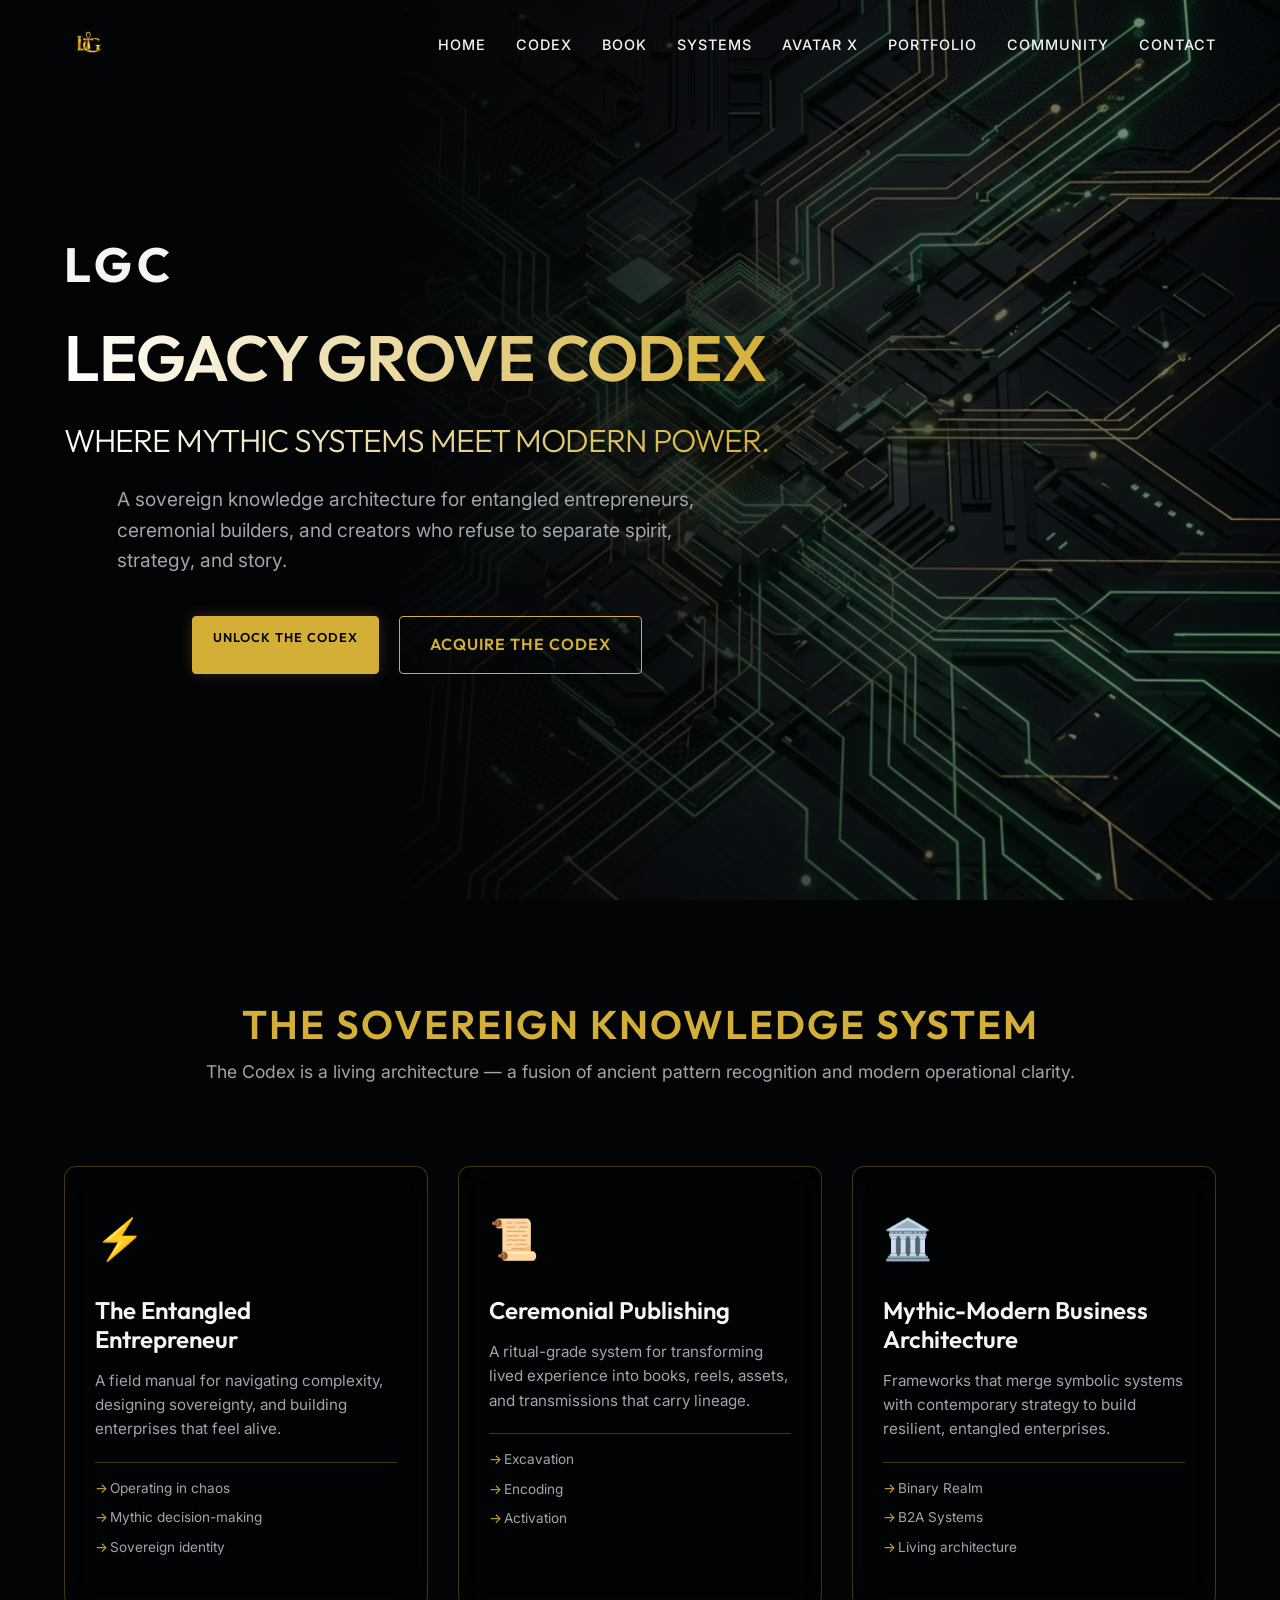
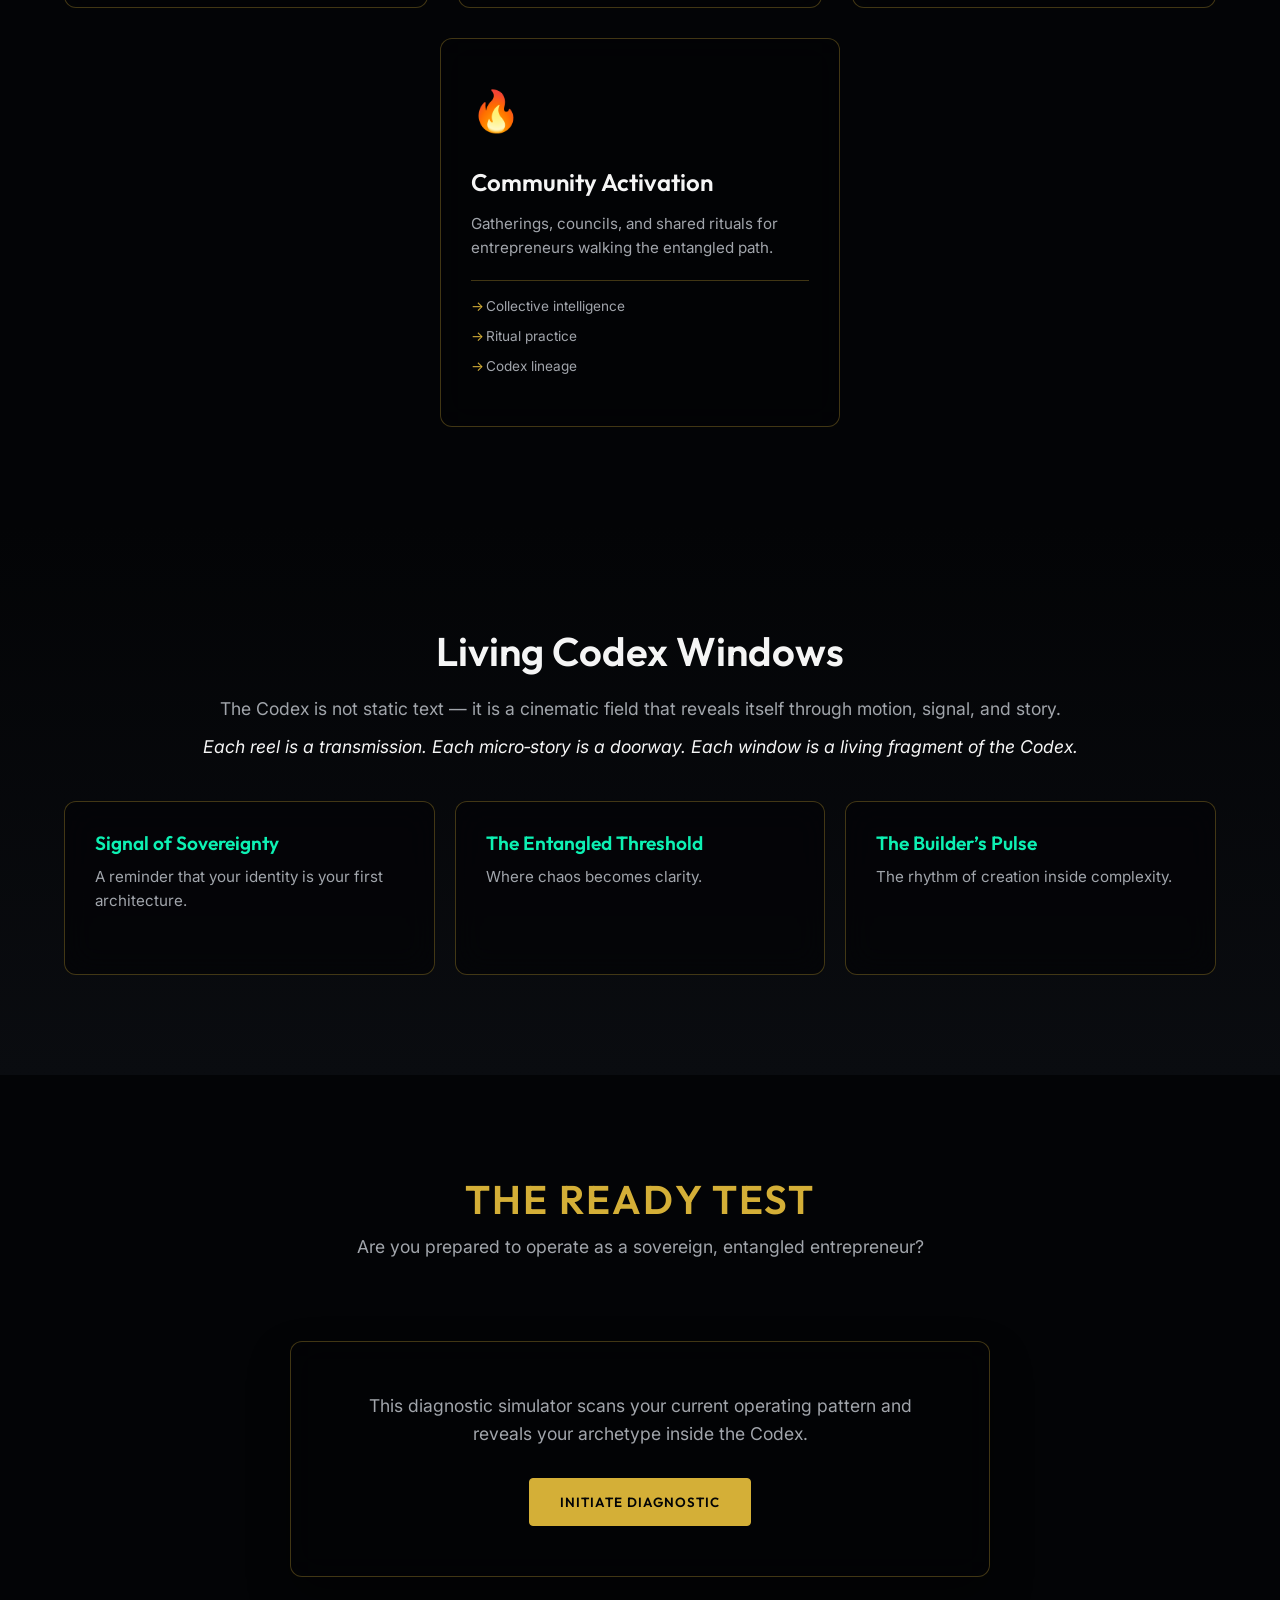
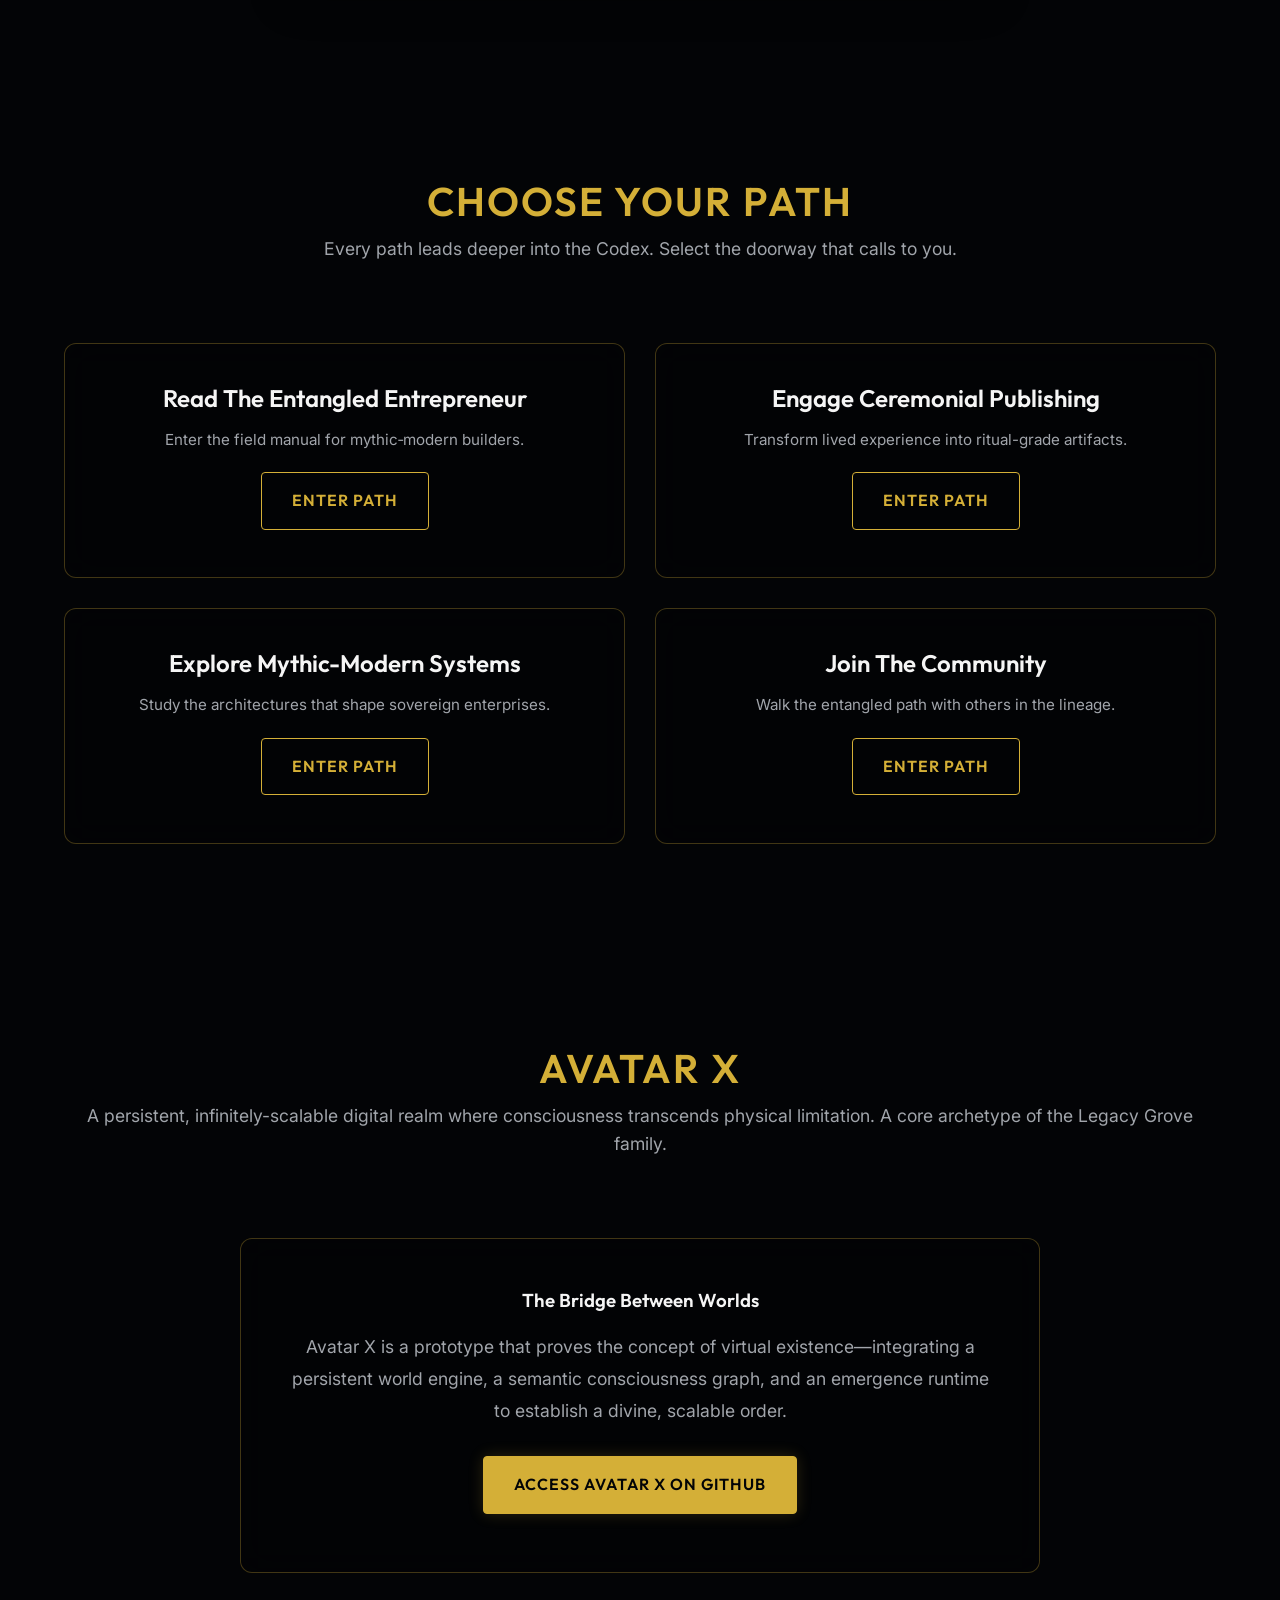
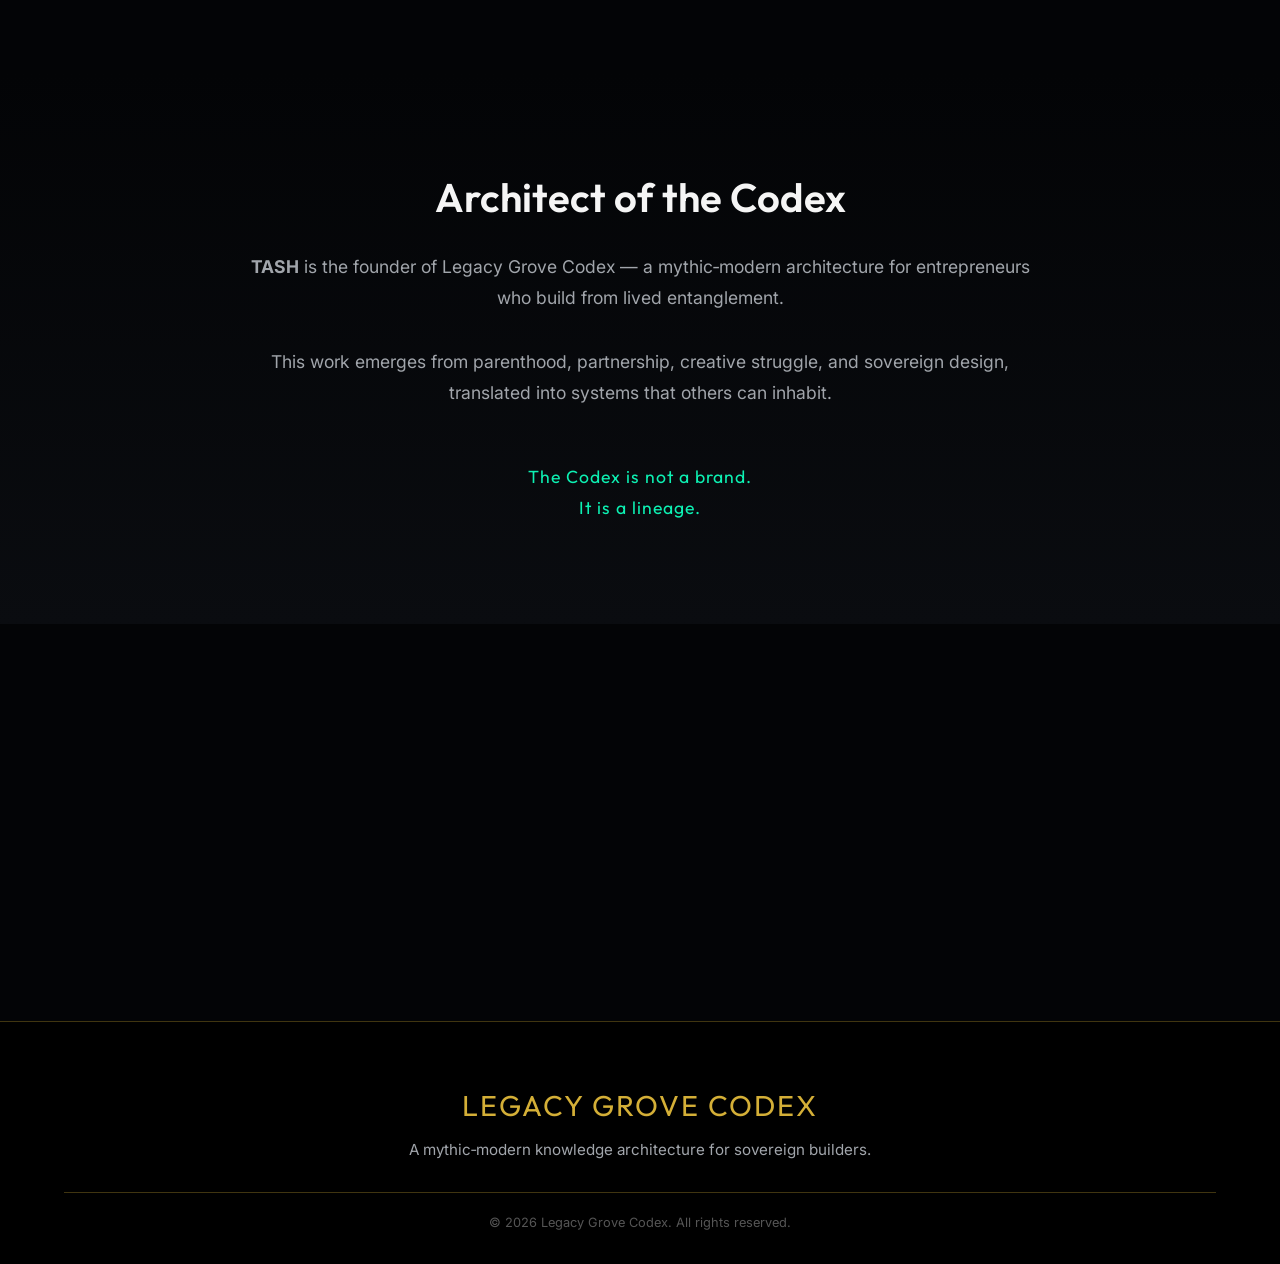
<file: index.html>
<!DOCTYPE html>
<html lang="en">
<head>
    <meta charset="UTF-8">
    <meta name="viewport" content="width=device-width, initial-scale=1.0">
    <title>Legacy Grove Codex | Sovereign Knowledge Architecture</title>
    <meta name="description" content="Where Mythic Systems Meet Modern Power. A sovereign knowledge architecture for entangled entrepreneurs, ceremonial builders, and creators.">
    
    <!-- Open Graph / Facebook -->
    <meta property="og:type" content="website">
    <meta property="og:url" content="https://tashscript-blip.github.io/legacy-grove-codex/">
    <meta property="og:title" content="Legacy Grove Codex | Sovereign Knowledge Architecture">
    <meta property="og:description" content="Where Mythic Systems Meet Modern Power. A sovereign knowledge architecture for entangled entrepreneurs, ceremonial builders, and creators.">
    <meta property="og:image" content="https://tashscript-blip.github.io/legacy-grove-codex/assets/logo.png">

    <!-- Twitter -->
    <meta property="twitter:card" content="summary_large_image">
    <meta property="twitter:url" content="https://tashscript-blip.github.io/legacy-grove-codex/">
    <meta property="twitter:title" content="Legacy Grove Codex | Sovereign Knowledge Architecture">
    <meta property="twitter:description" content="Where Mythic Systems Meet Modern Power. A sovereign knowledge architecture for entangled entrepreneurs, ceremonial builders, and creators.">
    <meta property="twitter:image" content="https://tashscript-blip.github.io/legacy-grove-codex/assets/logo.png">

    <link rel="stylesheet" href="css/styles.css">
    <script src="js/main.js" defer></script>
</head>
<body>

    <header>
        <div class="logo">
            <img src="assets/logo.png" alt="Legacy Grove Codex Logo" style="height: 50px; width: auto; object-fit: contain;">
        </div>
        
        <div class="header-right">
            <nav id="desktop-nav">
                <ul>
                    <li><a href="index.html" class="nav-link">Home</a></li>
                    <li><a href="#sovereign-system" class="nav-link">Codex</a></li>
                    <li><a href="book.html" class="nav-link">Book</a></li>
                    <li><a href="#portal" class="nav-link">Systems</a></li>
                    <li><a href="#avatar-x" class="nav-link">Avatar X</a></li>
                    <li><a href="#living-codex" class="nav-link">Portfolio</a></li>
                    <li><a href="#founder" class="nav-link">Community</a></li>
                    <li><a href="#signals" class="nav-link">Contact</a></li>
                </ul>
            </nav>
            <div class="hamburger" id="hamburger">
                <span></span><span></span><span></span>
            </div>
        </div>

        <div class="mobile-menu" id="mobile-menu">
            <ul>
                <li><a href="index.html" class="mobile-link">Home</a></li>
                <li><a href="#sovereign-system" class="mobile-link">Codex</a></li>
                <li><a href="book.html" class="mobile-link">Book</a></li>
                <li><a href="#portal" class="mobile-link">Systems</a></li>
                <li><a href="#avatar-x" class="mobile-link">Avatar X</a></li>
            </ul>
        </div>
    </header>

    <!-- 1. Hero — The Temple Gate -->
    <section class="hero scroll-reveal" id="hero" data-section>
        <div class="hero-content">
            <div class="hero-monogram" style="font-size: 3rem; color: var(--gold); letter-spacing: 5px; margin-bottom: 20px; font-family: var(--font-heading); font-weight: bold;">LGC</div>
            <h1 style="color: var(--gold); font-size: 4rem; line-height: 1.1; margin-bottom: 20px;">
                Legacy Grove Codex<br>
                <span style="font-size: 0.5em; color: var(--text-main); font-weight: 300;">Where Mythic Systems Meet Modern Power.</span>
            </h1>
            <p style="font-size: 1.2rem; color: var(--text-muted); max-width: 600px; margin: 0 auto 40px;">
                A sovereign knowledge architecture for entangled entrepreneurs, ceremonial builders, and creators who refuse to separate spirit, strategy, and story.
            </p>
            <div class="hero-ctas" style="display: flex; gap: 20px; justify-content: center;">
                <a href="#" class="btn btn-primary portal-btn" id="unlock-btn">Unlock The Codex</a>
                <a href="book.html" class="btn">Acquire The Codex</a>
            </div>
        </div>
    </section>

    <!-- 2. The Sovereign Knowledge System -->
    <section class="modules scroll-reveal" id="sovereign-system" data-section>
        <div class="section-header">
            <h2>The Sovereign Knowledge System</h2>
            <p>The Codex is a living architecture — a fusion of ancient pattern recognition and modern operational clarity.</p>
        </div>

        <div class="grid-3">
            <div class="card glass-panel interactive-card">
                <div class="card-glow"></div>
                <div class="card-content">
                    <div class="card-icon">⚡</div>
                    <h3>The Entangled Entrepreneur</h3>
                    <p>A field manual for navigating complexity, designing sovereignty, and building enterprises that feel alive.</p>
                    <ul>
                        <li>Operating in chaos</li>
                        <li>Mythic decision-making</li>
                        <li>Sovereign identity</li>
                    </ul>
                </div>
            </div>
            
            <div class="card glass-panel interactive-card">
                <div class="card-glow"></div>
                <div class="card-content">
                    <div class="card-icon">📜</div>
                    <h3>Ceremonial Publishing</h3>
                    <p>A ritual-grade system for transforming lived experience into books, reels, assets, and transmissions that carry lineage.</p>
                    <ul>
                        <li>Excavation</li>
                        <li>Encoding</li>
                        <li>Activation</li>
                    </ul>
                </div>
            </div>

            <div class="card glass-panel interactive-card">
                <div class="card-glow"></div>
                <div class="card-content">
                    <div class="card-icon">🏛️</div>
                    <h3>Mythic-Modern Business Architecture</h3>
                    <p>Frameworks that merge symbolic systems with contemporary strategy to build resilient, entangled enterprises.</p>
                    <ul>
                        <li>Binary Realm</li>
                        <li>B2A Systems</li>
                        <li>Living architecture</li>
                    </ul>
                </div>
            </div>

            <div class="card glass-panel interactive-card" style="grid-column: 1 / -1; max-width: 400px; margin: 0 auto;">
                <div class="card-glow"></div>
                <div class="card-content">
                    <div class="card-icon">🔥</div>
                    <h3>Community Activation</h3>
                    <p>Gatherings, councils, and shared rituals for entrepreneurs walking the entangled path.</p>
                    <ul>
                        <li>Collective intelligence</li>
                        <li>Ritual practice</li>
                        <li>Codex lineage</li>
                    </ul>
                </div>
            </div>
        </div>
    </section>

    <!-- 3. Living Codex Windows (Reels & Micro-Stories) -->
    <section class="feature-split scroll-reveal" id="living-codex" data-section>
        <div class="feature-content" style="text-align: center; width: 100%;">
            <h2>Living Codex Windows</h2>
            <p style="margin-bottom: 10px;">The Codex is not static text — it is a cinematic field that reveals itself through motion, signal, and story.</p>
            <p style="margin-bottom: 40px; color: var(--gold); font-style: italic;">Each reel is a transmission. Each micro‑story is a doorway. Each window is a living fragment of the Codex.</p>
            
            <div class="grid-3" style="gap: 20px;">
                <div class="glass-panel" style="padding: 30px; text-align: left;">
                    <h3 style="color: var(--accent-neon); font-size: 1.2rem; margin-bottom: 10px;">Signal of Sovereignty</h3>
                    <p style="font-size: 0.95rem; color: var(--text-muted);">A reminder that your identity is your first architecture.</p>
                </div>
                <div class="glass-panel" style="padding: 30px; text-align: left;">
                    <h3 style="color: var(--accent-neon); font-size: 1.2rem; margin-bottom: 10px;">The Entangled Threshold</h3>
                    <p style="font-size: 0.95rem; color: var(--text-muted);">Where chaos becomes clarity.</p>
                </div>
                <div class="glass-panel" style="padding: 30px; text-align: left;">
                    <h3 style="color: var(--accent-neon); font-size: 1.2rem; margin-bottom: 10px;">The Builder’s Pulse</h3>
                    <p style="font-size: 0.95rem; color: var(--text-muted);">The rhythm of creation inside complexity.</p>
                </div>
            </div>
        </div>
    </section>

    <!-- 4. Ready Test — Mythic Diagnostic -->
    <section class="modules scroll-reveal" id="ready-test" data-section>
        <div class="section-header">
            <h2>The Ready Test</h2>
            <p>Are you prepared to operate as a sovereign, entangled entrepreneur?</p>
        </div>
        <div class="capture-container glass-panel" style="margin: 0 auto; padding: 50px; text-align: center;">
            <p style="color: var(--text-muted); margin-bottom: 30px; font-size: 1.1rem;">This diagnostic simulator scans your current operating pattern and reveals your archetype inside the Codex.</p>
            <button class="btn btn-primary" id="ready-test-trigger">Initiate Diagnostic</button>
        </div>
    </section>

    <!-- 5. The Portal — Access Paths -->
    <section class="modules scroll-reveal" id="portal" data-section>
        <div class="section-header">
            <h2>Choose Your Path</h2>
            <p>Every path leads deeper into the Codex. Select the doorway that calls to you.</p>
        </div>
        <div class="grid-3" style="grid-template-columns: repeat(2, 1fr);">
            <div class="card glass-panel interactive-card" style="text-align: center;">
                <div class="card-glow"></div>
                <div class="card-content">
                    <h3 style="color: var(--gold);">Read The Entangled Entrepreneur</h3>
                    <p>Enter the field manual for mythic‑modern builders.</p>
                    <a href="book.html" class="btn" style="margin-top: 20px;">Enter Path</a>
                </div>
            </div>
            <div class="card glass-panel interactive-card" style="text-align: center;">
                <div class="card-glow"></div>
                <div class="card-content">
                    <h3 style="color: var(--gold);">Engage Ceremonial Publishing</h3>
                    <p>Transform lived experience into ritual-grade artifacts.</p>
                    <a href="#" class="btn" style="margin-top: 20px;">Enter Path</a>
                </div>
            </div>
            <div class="card glass-panel interactive-card" style="text-align: center;">
                <div class="card-glow"></div>
                <div class="card-content">
                    <h3 style="color: var(--gold);">Explore Mythic-Modern Systems</h3>
                    <p>Study the architectures that shape sovereign enterprises.</p>
                    <a href="#" class="btn" style="margin-top: 20px;">Enter Path</a>
                </div>
            </div>
            <div class="card glass-panel interactive-card" style="text-align: center;">
                <div class="card-glow"></div>
                <div class="card-content">
                    <h3 style="color: var(--gold);">Join The Community</h3>
                    <p>Walk the entangled path with others in the lineage.</p>
                    <a href="#" class="btn" style="margin-top: 20px;">Enter Path</a>
                </div>
            </div>
        </div>
    </section>

    <!-- 5.5. Avatar X (Virtual Consciousness Bridge) -->
    <section class="modules scroll-reveal" id="avatar-x" data-section>
        <div class="section-header">
            <h2>Avatar X</h2>
            <p>A persistent, infinitely-scalable digital realm where consciousness transcends physical limitation. A core archetype of the Legacy Grove family.</p>
        </div>
        <div class="glass-panel" style="max-width: 800px; margin: 0 auto; padding: 50px; text-align: center;">
            <h3 style="color: var(--gold); margin-bottom: 20px;">The Bridge Between Worlds</h3>
            <p style="color: var(--text-muted); margin-bottom: 30px; font-size: 1.1rem; line-height: 1.8;">
                Avatar X is a prototype that proves the concept of virtual existence—integrating a persistent world engine, a semantic consciousness graph, and an emergence runtime to establish a divine, scalable order.
            </p>
            <a href="https://github.com/tashscript-blip/avatarX" target="_blank" class="btn btn-primary" style="box-shadow: 0 0 15px rgba(212, 175, 55, 0.2);">
                Access Avatar X on GitHub
            </a>
        </div>
    </section>

    <!-- 6. Founder / Lineage -->
    <section class="feature-split scroll-reveal" id="founder" data-section>
        <div class="feature-content" style="text-align: center; width: 100%;">
            <h2 style="color: var(--gold); margin-bottom: 30px;">Architect of the Codex</h2>
            <p style="font-size: 1.1rem; max-width: 800px; margin: 0 auto; line-height: 1.8;">
                <strong>TASH</strong> is the founder of Legacy Grove Codex — a mythic‑modern architecture for entrepreneurs who build from lived entanglement.<br><br>
                This work emerges from parenthood, partnership, creative struggle, and sovereign design, translated into systems that others can inhabit.<br><br>
                <span style="color: var(--accent-neon); font-family: var(--font-heading); letter-spacing: 1px; display: inline-block; margin-top: 20px;">The Codex is not a brand.<br>It is a lineage.</span>
            </p>
        </div>
    </section>

    <!-- 7. Signals & Social -->
    <section class="modules scroll-reveal" id="signals" data-section>
        <div class="section-header">
            <h2>Signals Across the Field</h2>
            <p>The Codex speaks across channels. Follow the transmissions.</p>
        </div>
        <div style="display: flex; justify-content: center; gap: 40px; flex-wrap: wrap; font-family: var(--font-heading); font-size: 1.2rem; letter-spacing: 1px;">
            <a href="#" style="color: var(--accent-neon);">Instagram — @legacycodex0</a>
            <a href="#" style="color: var(--accent-neon);">GitHub — The Eye Above The Pyramid</a>
            <a href="#" style="color: var(--accent-neon);">LinkedIn — Legacy Grove Codex</a>
        </div>
    </section>

    <!-- Footers & Modals -->
    <footer>
        <div class="footer-content" style="max-width: 1200px; margin: 0 auto; text-align: center;">
            <div class="footer-brand">
                <div class="footer-logo" style="font-size: 1.8rem; margin-bottom: 10px;">LEGACY GROVE CODEX</div>
                <p style="color: var(--text-muted); font-size: 0.95rem; margin-bottom: 30px;">A mythic‑modern knowledge architecture for sovereign builders.</p>
            </div>
        </div>
        <div class="copyright" style="text-align: center; border-top: 1px solid var(--surface-border); padding-top: 20px;">
            &copy; 2026 Legacy Grove Codex. All rights reserved.
        </div>
    </footer>

    <!-- Dual CTA Modal (Unlock The Codex) -->
    <div class="modal-overlay" id="unlock-modal">
        <div class="modal-content glass-panel" style="max-width: 500px; text-align: center;">
            <button class="modal-close" id="close-unlock">&times;</button>
            <h2 style="color: var(--gold); margin-bottom: 15px;">Unlock The Codex</h2>
            <p style="color: var(--text-muted); margin-bottom: 25px;">Enter the lineage. Receive transmissions, tools, and ceremonial upgrades.</p>
            <form onsubmit="event.preventDefault(); alert('Transmission Received. Welcome to the lineage.'); document.getElementById('unlock-modal').classList.remove('active');">
                <input type="email" placeholder="Your transmission address..." class="modal-input" required>
                <button type="submit" class="btn btn-primary" style="width: 100%;">Enter The Lineage</button>
            </form>
        </div>
    </div>
    
    <!-- Ready Test Modal (Mythic Diagnostic) -->
    <div class="modal-overlay" id="ready-modal">
        <div class="modal-content glass-panel" style="max-width: 600px; text-align: center;">
            <button class="modal-close" id="close-ready">&times;</button>
            <div id="ready-step-1">
                <h2 style="color: var(--accent-neon); margin-bottom: 20px;">Diagnostic Scanner</h2>
                <p style="color: var(--text-muted); margin-bottom: 30px;">Analyzing your operating pattern...</p>
                <button class="btn btn-primary" id="ready-btn-next" style="width: 100%;">Run Scan</button>
            </div>
            <div id="ready-step-2" style="display: none; padding: 40px 20px;">
                <h2 style="color: var(--gold); margin-bottom: 25px;">Scanning...</h2>
                <div class="scanning-loader" style="margin: 0 auto 30px;">
                    <div class="scanning-bar"></div>
                </div>
                <p id="ready-scan-status" style="color: var(--accent-neon); font-family: monospace;">Initializing protocols...</p>
            </div>
            <div id="ready-step-3" style="display: none;">
                <h2 style="color: var(--gold); margin-bottom: 20px;">Your Archetype</h2>
                <div class="glass-panel" style="padding: 20px; margin-bottom: 25px; text-align: left;">
                    <h3 id="result-title" style="color: var(--accent-neon); margin-bottom: 10px;">Initiate</h3>
                    <p id="result-text" style="color: var(--text-muted);">You are awakening to the architecture. The path forward requires clarity and structure.</p>
                </div>
                <div style="display: flex; gap: 15px; justify-content: center;">
                    <button class="btn btn-primary" onclick="document.getElementById('ready-modal').classList.remove('active'); document.getElementById('unlock-modal').classList.add('active');">Unlock The Codex</button>
                    <a href="book.html" class="btn">Acquire The Codex</a>
                </div>
            </div>
        </div>
    </div>

</body>
</html>
</file>
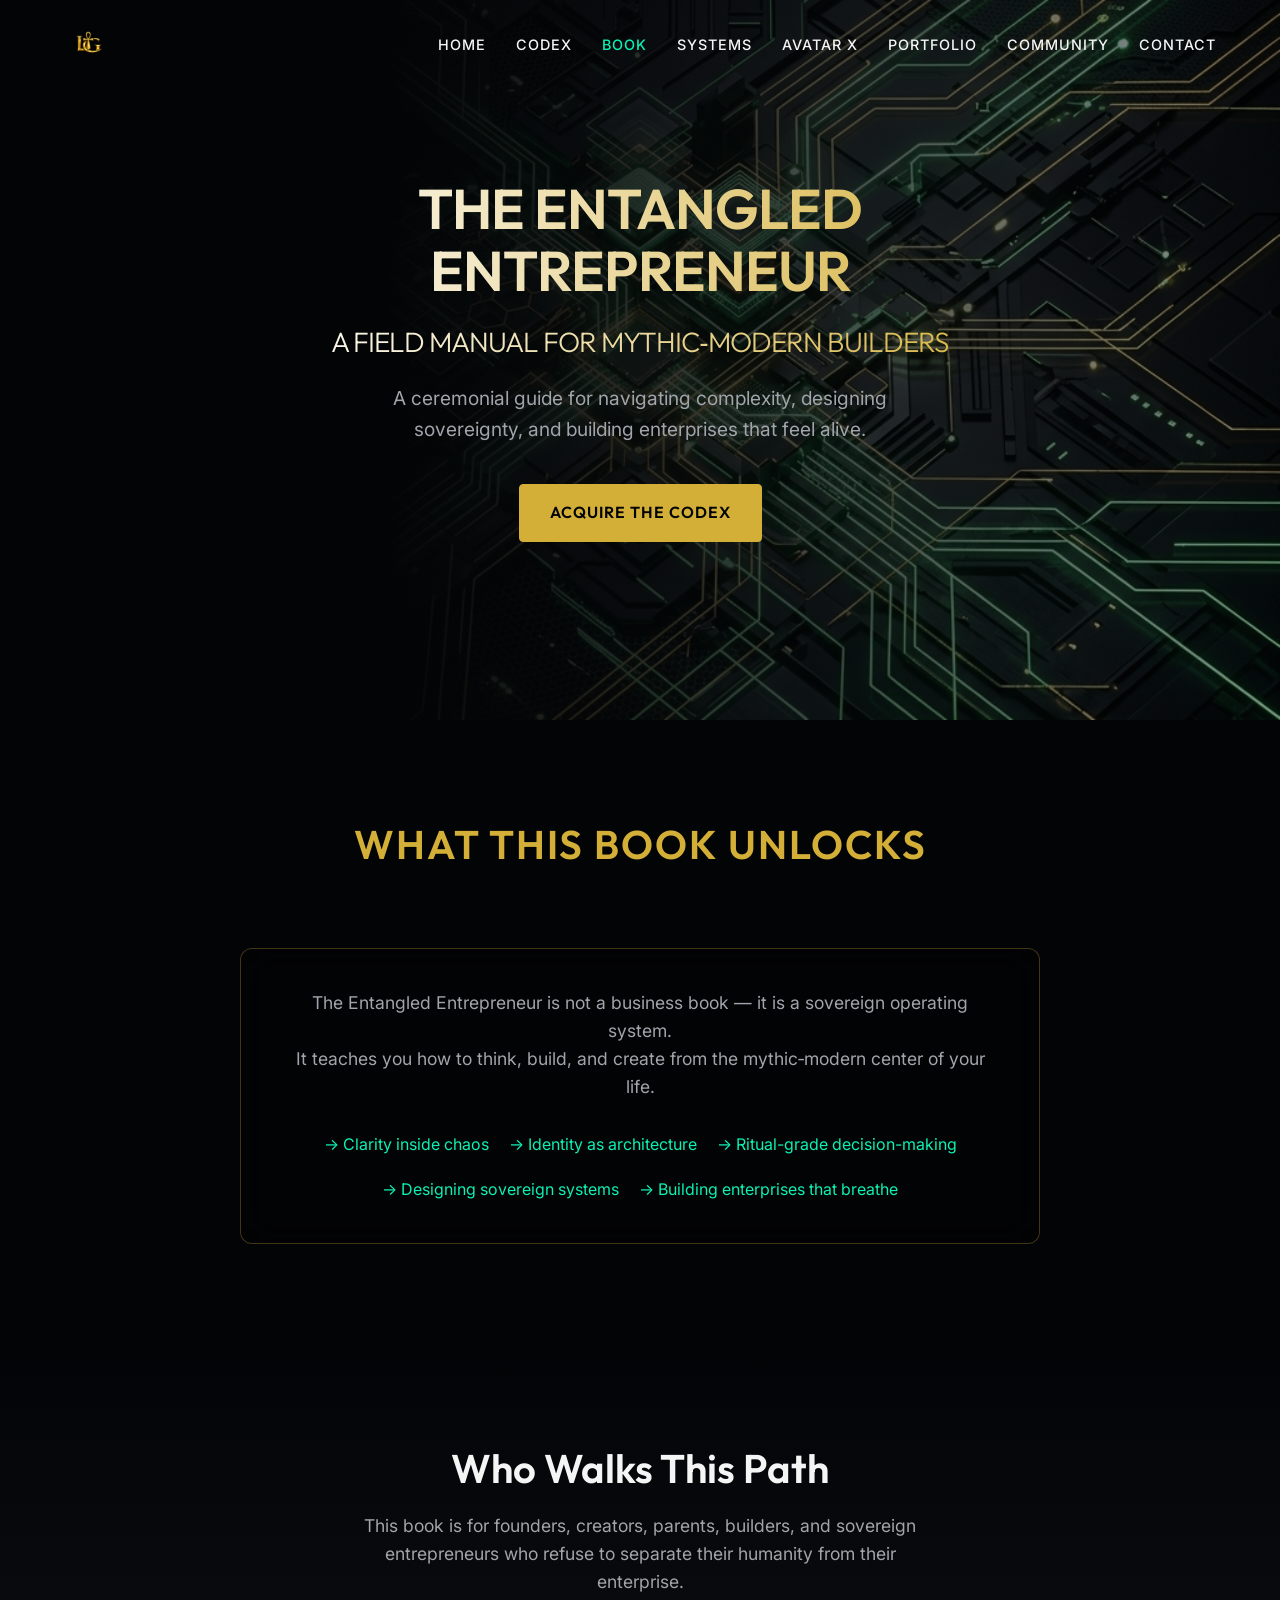
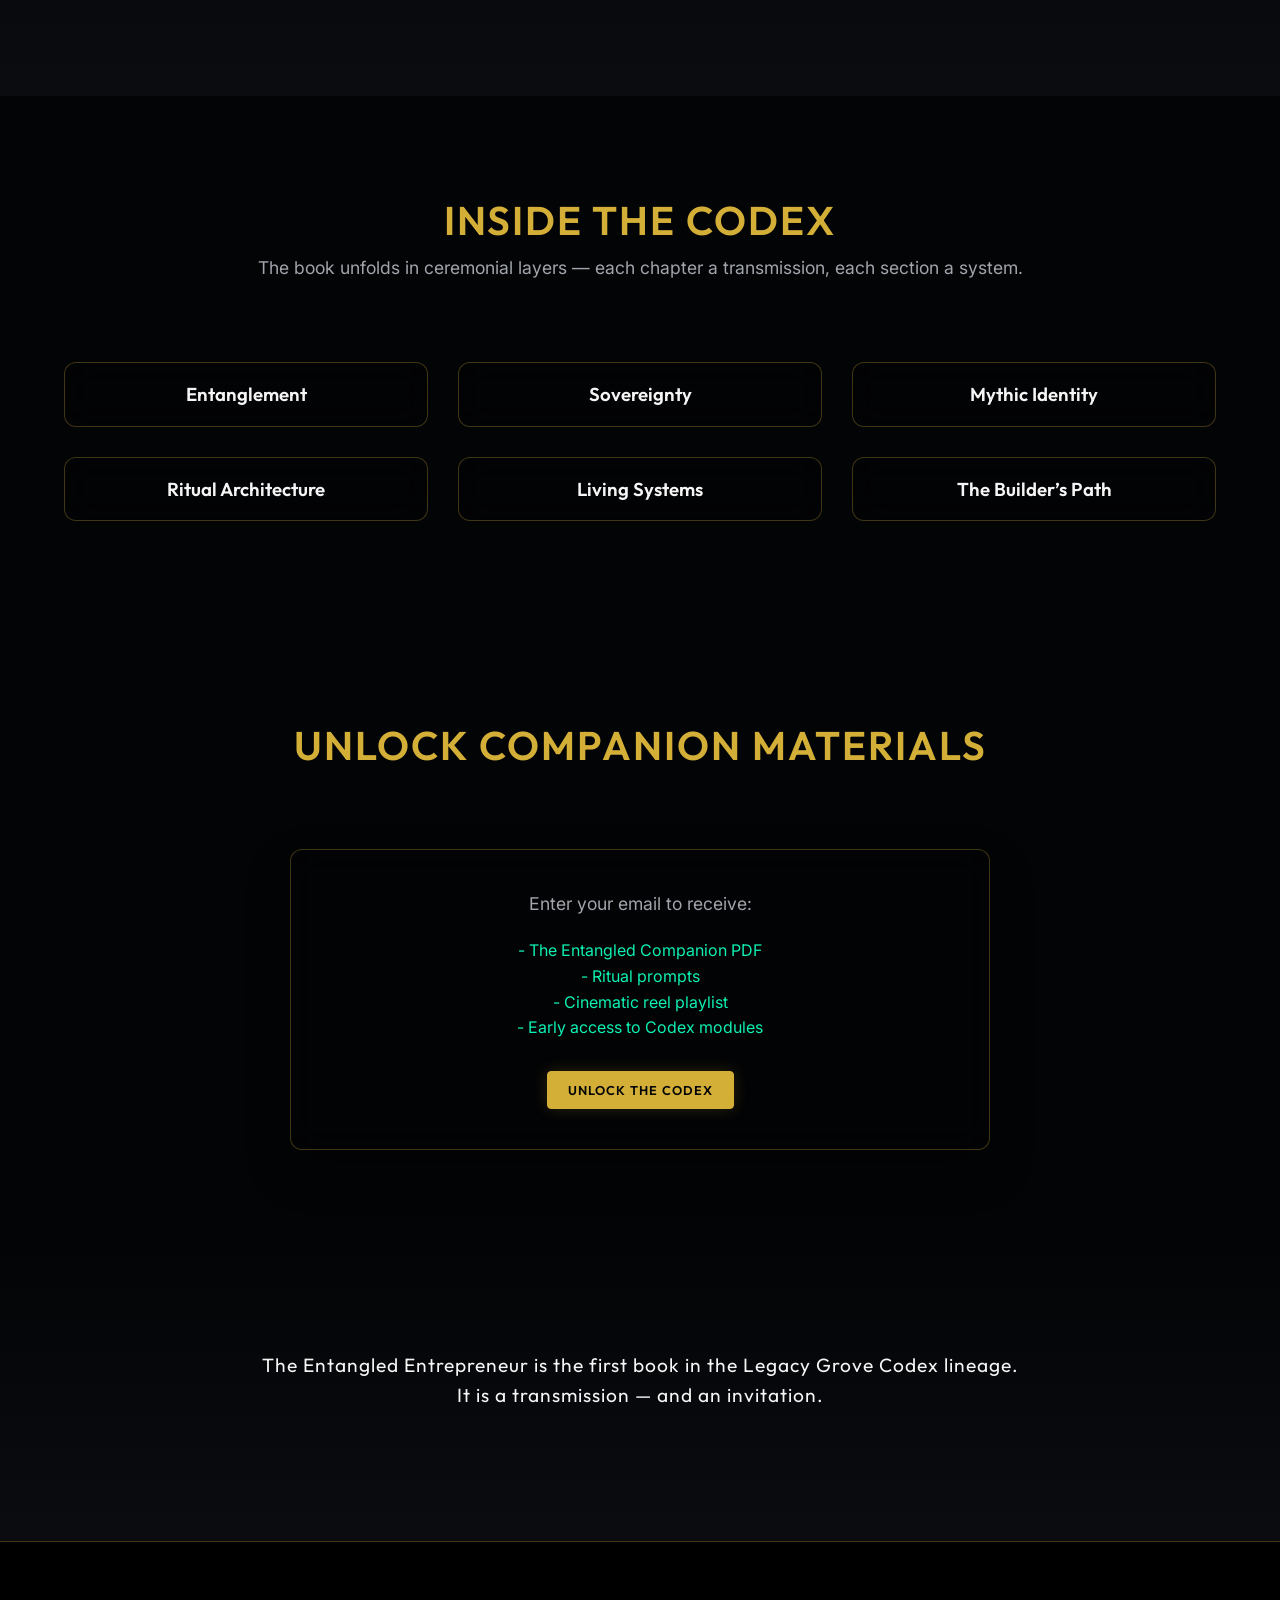
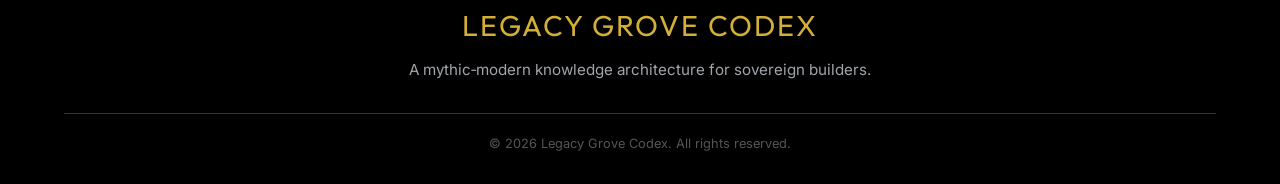
<file: book.html>
<!DOCTYPE html>
<html lang="en">
<head>
    <meta charset="UTF-8">
    <meta name="viewport" content="width=device-width, initial-scale=1.0">
    <title>The Entangled Entrepreneur | Legacy Grove Codex</title>
    <meta name="description" content="Acquire the field manual for mythic-modern builders. A ceremonial guide for navigating complexity, designing sovereignty, and building enterprises that feel alive.">
    
    <!-- Open Graph / Facebook -->
    <meta property="og:type" content="website">
    <meta property="og:url" content="https://tashscript-blip.github.io/legacy-grove-codex/book.html">
    <meta property="og:title" content="The Entangled Entrepreneur | Legacy Grove Codex">
    <meta property="og:description" content="Acquire the field manual for mythic-modern builders. A ceremonial guide for navigating complexity, designing sovereignty, and building enterprises that feel alive.">
    <meta property="og:image" content="https://tashscript-blip.github.io/legacy-grove-codex/assets/logo.png">

    <!-- Twitter -->
    <meta property="twitter:card" content="summary_large_image">
    <meta property="twitter:url" content="https://tashscript-blip.github.io/legacy-grove-codex/book.html">
    <meta property="twitter:title" content="The Entangled Entrepreneur | Legacy Grove Codex">
    <meta property="twitter:description" content="Acquire the field manual for mythic-modern builders. A ceremonial guide for navigating complexity, designing sovereignty, and building enterprises that feel alive.">
    <meta property="twitter:image" content="https://tashscript-blip.github.io/legacy-grove-codex/assets/logo.png">

    <link rel="stylesheet" href="css/styles.css">
    <script src="js/main.js" defer></script>
</head>
<body>

    <header class="scrolled">
        <div class="logo">
            <img src="assets/logo.png" alt="Legacy Grove Codex Logo" style="height: 50px; width: auto; object-fit: contain;">
        </div>
        
        <div class="header-right">
            <nav id="desktop-nav">
                <ul>
                    <li><a href="index.html" class="nav-link">Home</a></li>
                    <li><a href="index.html#sovereign-system" class="nav-link">Codex</a></li>
                    <li><a href="book.html" class="nav-link active-link">Book</a></li>
                    <li><a href="index.html#portal" class="nav-link">Systems</a></li>
                    <li><a href="index.html#avatar-x" class="nav-link">Avatar X</a></li>
                    <li><a href="index.html#living-codex" class="nav-link">Portfolio</a></li>
                    <li><a href="index.html#founder" class="nav-link">Community</a></li>
                    <li><a href="index.html#signals" class="nav-link">Contact</a></li>
                </ul>
            </nav>
            <div class="hamburger" id="hamburger">
                <span></span><span></span><span></span>
            </div>
        </div>

        <div class="mobile-menu" id="mobile-menu">
            <ul>
                <li><a href="index.html" class="mobile-link">Home</a></li>
                <li><a href="index.html#sovereign-system" class="mobile-link">Codex</a></li>
                <li><a href="book.html" class="mobile-link">Book</a></li>
                <li><a href="index.html#portal" class="mobile-link">Systems</a></li>
                <li><a href="index.html#avatar-x" class="mobile-link">Avatar X</a></li>
            </ul>
        </div>
    </header>

    <!-- Hero Section -->
    <section class="hero scroll-reveal" id="hero" data-section style="height: 80vh; justify-content: center;">
        <div class="hero-content" style="text-align: center;">
            <h1 style="color: var(--gold); font-size: 3.5rem; line-height: 1.1; margin-bottom: 20px;">
                The Entangled Entrepreneur<br>
                <span style="font-size: 0.5em; color: var(--text-main); font-weight: 300;">A Field Manual for Mythic‑Modern Builders</span>
            </h1>
            <p style="font-size: 1.2rem; color: var(--text-muted); max-width: 600px; margin: 0 auto 40px;">
                A ceremonial guide for navigating complexity, designing sovereignty, and building enterprises that feel alive.
            </p>
            <div class="hero-ctas" style="display: flex; gap: 20px; justify-content: center;">
                <a href="#" class="btn btn-primary" onclick="alert('Redirecting to Gumroad checkout...');">Acquire The Codex</a>
            </div>
        </div>
    </section>

    <!-- What This Book Does -->
    <section class="modules scroll-reveal" data-section>
        <div class="section-header">
            <h2>What This Book Unlocks</h2>
        </div>
        <div class="glass-panel" style="max-width: 800px; margin: 0 auto; padding: 40px; text-align: center;">
            <p style="font-size: 1.1rem; color: var(--text-muted); margin-bottom: 30px;">
                The Entangled Entrepreneur is not a business book — it is a sovereign operating system.<br>
                It teaches you how to think, build, and create from the mythic‑modern center of your life.
            </p>
            <ul style="list-style: none; display: flex; flex-wrap: wrap; justify-content: center; gap: 20px;">
                <li style="color: var(--accent-neon);">→ Clarity inside chaos</li>
                <li style="color: var(--accent-neon);">→ Identity as architecture</li>
                <li style="color: var(--accent-neon);">→ Ritual-grade decision-making</li>
                <li style="color: var(--accent-neon);">→ Designing sovereign systems</li>
                <li style="color: var(--accent-neon);">→ Building enterprises that breathe</li>
            </ul>
        </div>
    </section>

    <!-- Who It's For -->
    <section class="feature-split scroll-reveal" data-section>
        <div class="feature-content" style="text-align: center; width: 100%;">
            <h2 style="color: var(--gold);">Who Walks This Path</h2>
            <p style="font-size: 1.1rem; max-width: 600px; margin: 0 auto; color: var(--text-muted);">
                This book is for founders, creators, parents, builders, and sovereign entrepreneurs who refuse to separate their humanity from their enterprise.
            </p>
        </div>
    </section>

    <!-- Inside the Codex -->
    <section class="modules scroll-reveal" data-section>
        <div class="section-header">
            <h2>Inside the Codex</h2>
            <p>The book unfolds in ceremonial layers — each chapter a transmission, each section a system.</p>
        </div>
        <div class="grid-3">
            <div class="glass-panel interactive-card" style="padding: 20px; text-align: center;">
                <h3 style="color: var(--gold);">Entanglement</h3>
            </div>
            <div class="glass-panel interactive-card" style="padding: 20px; text-align: center;">
                <h3 style="color: var(--gold);">Sovereignty</h3>
            </div>
            <div class="glass-panel interactive-card" style="padding: 20px; text-align: center;">
                <h3 style="color: var(--gold);">Mythic Identity</h3>
            </div>
            <div class="glass-panel interactive-card" style="padding: 20px; text-align: center;">
                <h3 style="color: var(--gold);">Ritual Architecture</h3>
            </div>
            <div class="glass-panel interactive-card" style="padding: 20px; text-align: center;">
                <h3 style="color: var(--gold);">Living Systems</h3>
            </div>
            <div class="glass-panel interactive-card" style="padding: 20px; text-align: center;">
                <h3 style="color: var(--gold);">The Builder’s Path</h3>
            </div>
        </div>
    </section>

    <!-- Bonus Materials -->
    <section class="modules scroll-reveal" data-section>
        <div class="section-header">
            <h2>Unlock Companion Materials</h2>
        </div>
        <div class="capture-container glass-panel" style="margin: 0 auto; padding: 40px; text-align: center;">
            <p style="color: var(--text-muted); margin-bottom: 20px;">Enter your email to receive:</p>
            <ul style="list-style: none; margin-bottom: 30px; color: var(--accent-neon);">
                <li>- The Entangled Companion PDF</li>
                <li>- Ritual prompts</li>
                <li>- Cinematic reel playlist</li>
                <li>- Early access to Codex modules</li>
            </ul>
            <button class="btn btn-primary portal-btn" id="unlock-btn-book">Unlock The Codex</button>
        </div>
    </section>

    <!-- Closing -->
    <section class="feature-split scroll-reveal" data-section style="padding-bottom: 100px;">
        <div class="feature-content" style="text-align: center; width: 100%;">
            <p style="font-size: 1.2rem; color: var(--gold); font-family: var(--font-heading); letter-spacing: 1px;">
                The Entangled Entrepreneur is the first book in the Legacy Grove Codex lineage.<br>
                It is a transmission — and an invitation.
            </p>
        </div>
    </section>

    <footer>
        <div class="footer-content" style="max-width: 1200px; margin: 0 auto; text-align: center;">
            <div class="footer-brand">
                <div class="footer-logo" style="font-size: 1.8rem; margin-bottom: 10px;">LEGACY GROVE CODEX</div>
                <p style="color: var(--text-muted); font-size: 0.95rem; margin-bottom: 30px;">A mythic‑modern knowledge architecture for sovereign builders.</p>
            </div>
        </div>
        <div class="copyright" style="text-align: center; border-top: 1px solid var(--surface-border); padding-top: 20px;">
            &copy; 2026 Legacy Grove Codex. All rights reserved.
        </div>
    </footer>

    <!-- Dual CTA Modal (Unlock The Codex) -->
    <div class="modal-overlay" id="unlock-modal">
        <div class="modal-content glass-panel" style="max-width: 500px; text-align: center;">
            <button class="modal-close" id="close-unlock">&times;</button>
            <h2 style="color: var(--gold); margin-bottom: 15px;">Unlock The Codex</h2>
            <p style="color: var(--text-muted); margin-bottom: 25px;">Enter the lineage. Receive transmissions, tools, and ceremonial upgrades.</p>
            <form onsubmit="event.preventDefault(); alert('Transmission Received. Welcome to the lineage.'); document.getElementById('unlock-modal').classList.remove('active');">
                <input type="email" placeholder="Your transmission address..." class="modal-input" required>
                <button type="submit" class="btn btn-primary" style="width: 100%;">Enter The Lineage</button>
            </form>
        </div>
    </div>

</body>
</html>
</file>
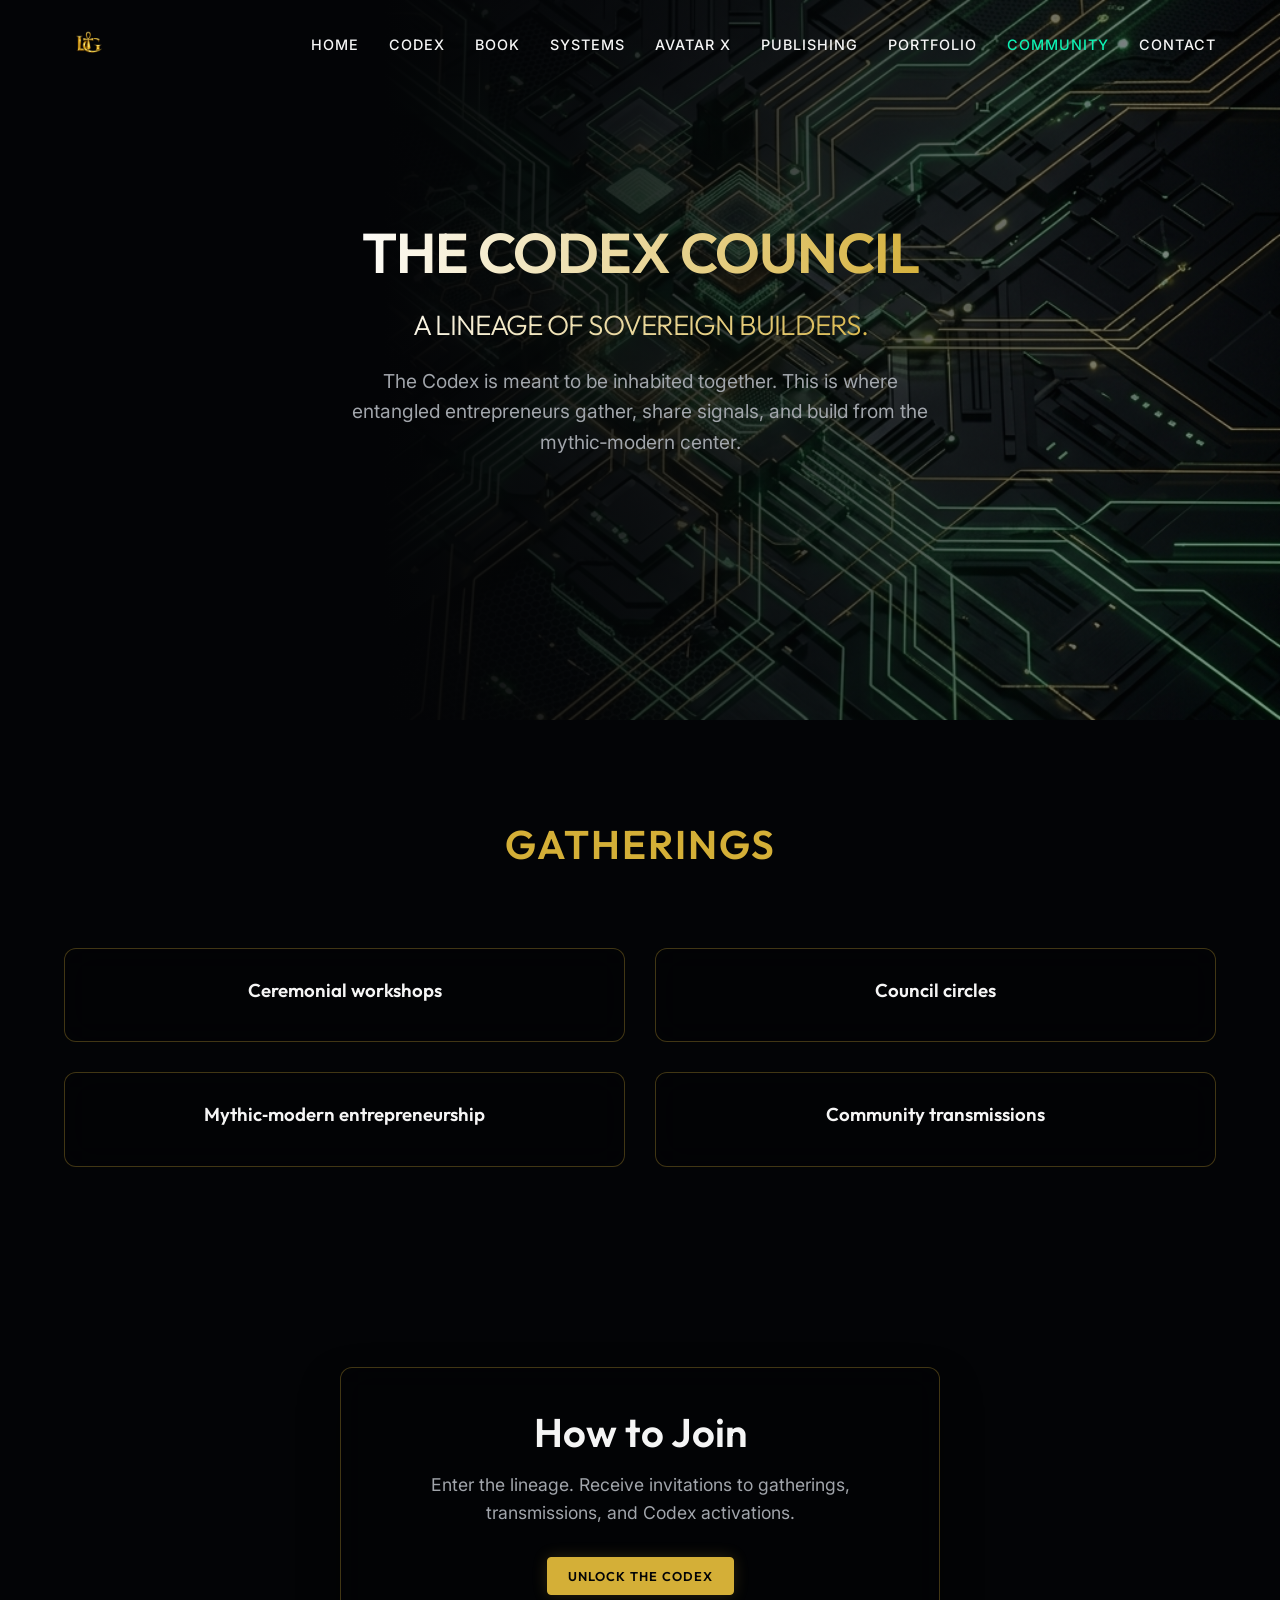
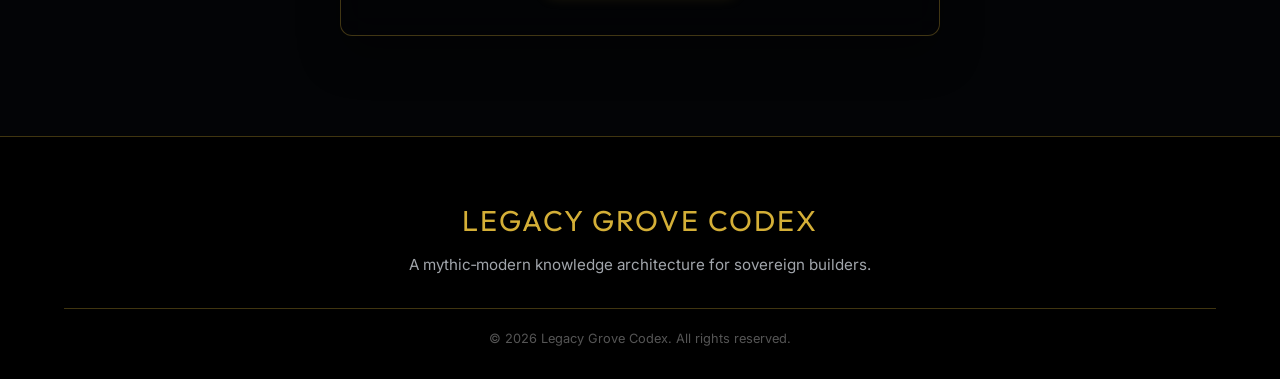
<file: community.html>
<!DOCTYPE html>
<html lang="en">
<head>
    <meta charset="UTF-8">
    <meta name="viewport" content="width=device-width, initial-scale=1.0">
    <title>The Codex Council | Legacy Grove Codex</title>
    <meta name="description" content="Join a lineage of sovereign builders. Participate in ceremonial workshops, council circles, and community transmissions.">
    
    <!-- Open Graph / Facebook -->
    <meta property="og:type" content="website">
    <meta property="og:url" content="https://tashscript-blip.github.io/legacy-grove-codex/community.html">
    <meta property="og:title" content="The Codex Council | Legacy Grove Codex">
    <meta property="og:description" content="Join a lineage of sovereign builders. Participate in ceremonial workshops, council circles, and community transmissions.">
    <meta property="og:image" content="https://tashscript-blip.github.io/legacy-grove-codex/assets/logo.png">

    <!-- Twitter -->
    <meta property="twitter:card" content="summary_large_image">
    <meta property="twitter:url" content="https://tashscript-blip.github.io/legacy-grove-codex/community.html">
    <meta property="twitter:title" content="The Codex Council | Legacy Grove Codex">
    <meta property="twitter:description" content="Join a lineage of sovereign builders. Participate in ceremonial workshops, council circles, and community transmissions.">
    <meta property="twitter:image" content="https://tashscript-blip.github.io/legacy-grove-codex/assets/logo.png">

    <link rel="stylesheet" href="css/styles.css">
    <script src="js/main.js" defer></script>
</head>
<body>
    <header class="scrolled">
        <div class="logo">
            <img src="assets/logo.png" alt="Legacy Grove Codex Logo" style="height: 50px; width: auto; object-fit: contain;">
        </div>
        <div class="header-right">
            <nav id="desktop-nav">
                <ul>
                    <li><a href="index.html" class="nav-link">Home</a></li>
                    <li><a href="index.html#sovereign-system" class="nav-link">Codex</a></li>
                    <li><a href="book.html" class="nav-link">Book</a></li>
                    <li><a href="systems.html" class="nav-link">Systems</a></li>
                    <li><a href="index.html#avatar-x" class="nav-link">Avatar X</a></li>
                    <li><a href="publishing.html" class="nav-link">Publishing</a></li>
                    <li><a href="portfolio.html" class="nav-link">Portfolio</a></li>
                    <li><a href="community.html" class="nav-link active-link">Community</a></li>
                    <li><a href="contact.html" class="nav-link">Contact</a></li>
                </ul>
            </nav>
            <div class="hamburger" id="hamburger">
                <span></span><span></span><span></span>
            </div>
        </div>
        <div class="mobile-menu" id="mobile-menu">
            <ul>
                <li><a href="index.html" class="mobile-link">Home</a></li>
                <li><a href="index.html#sovereign-system" class="mobile-link">Codex</a></li>
                <li><a href="book.html" class="mobile-link">Book</a></li>
                <li><a href="systems.html" class="mobile-link">Systems</a></li>
                <li><a href="index.html#avatar-x" class="mobile-link">Avatar X</a></li>
            </ul>
        </div>
    </header>

    <section class="hero scroll-reveal" id="hero" data-section style="height: 80vh; justify-content: center;">
        <div class="hero-content" style="text-align: center;">
            <h1 style="color: var(--gold); font-size: 3.5rem; line-height: 1.1; margin-bottom: 20px;">
                The Codex Council<br>
                <span style="font-size: 0.5em; color: var(--text-main); font-weight: 300;">A lineage of sovereign builders.</span>
            </h1>
            <p style="font-size: 1.2rem; color: var(--text-muted); max-width: 600px; margin: 0 auto 40px;">
                The Codex is meant to be inhabited together. This is where entangled entrepreneurs gather, share signals, and build from the mythic‑modern center.
            </p>
        </div>
    </section>

    <section class="modules scroll-reveal" data-section>
        <div class="section-header">
            <h2>Gatherings</h2>
        </div>
        <div class="grid-3" style="grid-template-columns: repeat(2, 1fr);">
            <div class="glass-panel interactive-card" style="padding: 30px; text-align: center;">
                <h3 style="color: var(--gold); margin-bottom: 10px;">Ceremonial workshops</h3>
            </div>
            <div class="glass-panel interactive-card" style="padding: 30px; text-align: center;">
                <h3 style="color: var(--gold); margin-bottom: 10px;">Council circles</h3>
            </div>
            <div class="glass-panel interactive-card" style="padding: 30px; text-align: center;">
                <h3 style="color: var(--gold); margin-bottom: 10px;">Mythic‑modern entrepreneurship</h3>
            </div>
            <div class="glass-panel interactive-card" style="padding: 30px; text-align: center;">
                <h3 style="color: var(--gold); margin-bottom: 10px;">Community transmissions</h3>
            </div>
        </div>
    </section>

    <section class="modules scroll-reveal" data-section style="padding-bottom: 100px;">
        <div class="capture-container glass-panel" style="margin: 0 auto; padding: 40px; text-align: center; max-width: 600px;">
            <h2 style="color: var(--gold); margin-bottom: 15px;">How to Join</h2>
            <p style="color: var(--text-muted); margin-bottom: 30px;">Enter the lineage. Receive invitations to gatherings, transmissions, and Codex activations.</p>
            <button class="btn btn-primary portal-btn" id="unlock-btn">Unlock The Codex</button>
        </div>
    </section>

    <footer>
        <div class="footer-content" style="max-width: 1200px; margin: 0 auto; text-align: center;">
            <div class="footer-brand">
                <div class="footer-logo" style="font-size: 1.8rem; margin-bottom: 10px;">LEGACY GROVE CODEX</div>
                <p style="color: var(--text-muted); font-size: 0.95rem; margin-bottom: 30px;">A mythic‑modern knowledge architecture for sovereign builders.</p>
            </div>
        </div>
        <div class="copyright" style="text-align: center; border-top: 1px solid var(--surface-border); padding-top: 20px;">
            &copy; 2026 Legacy Grove Codex. All rights reserved.
        </div>
    </footer>

    <div class="modal-overlay" id="unlock-modal">
        <div class="modal-content glass-panel" style="max-width: 500px; text-align: center;">
            <button class="modal-close" id="close-unlock">&times;</button>
            <h2 style="color: var(--gold); margin-bottom: 15px;">Unlock The Codex</h2>
            <p style="color: var(--text-muted); margin-bottom: 25px;">Enter the lineage. Receive transmissions, tools, and ceremonial upgrades.</p>
            <form onsubmit="event.preventDefault(); alert('Transmission Received. Welcome to the lineage.'); document.getElementById('unlock-modal').classList.remove('active');">
                <input type="email" placeholder="Your transmission address..." class="modal-input" required>
                <button type="submit" class="btn btn-primary" style="width: 100%;">Enter The Lineage</button>
            </form>
        </div>
    </div>
</body>
</html>
</file>
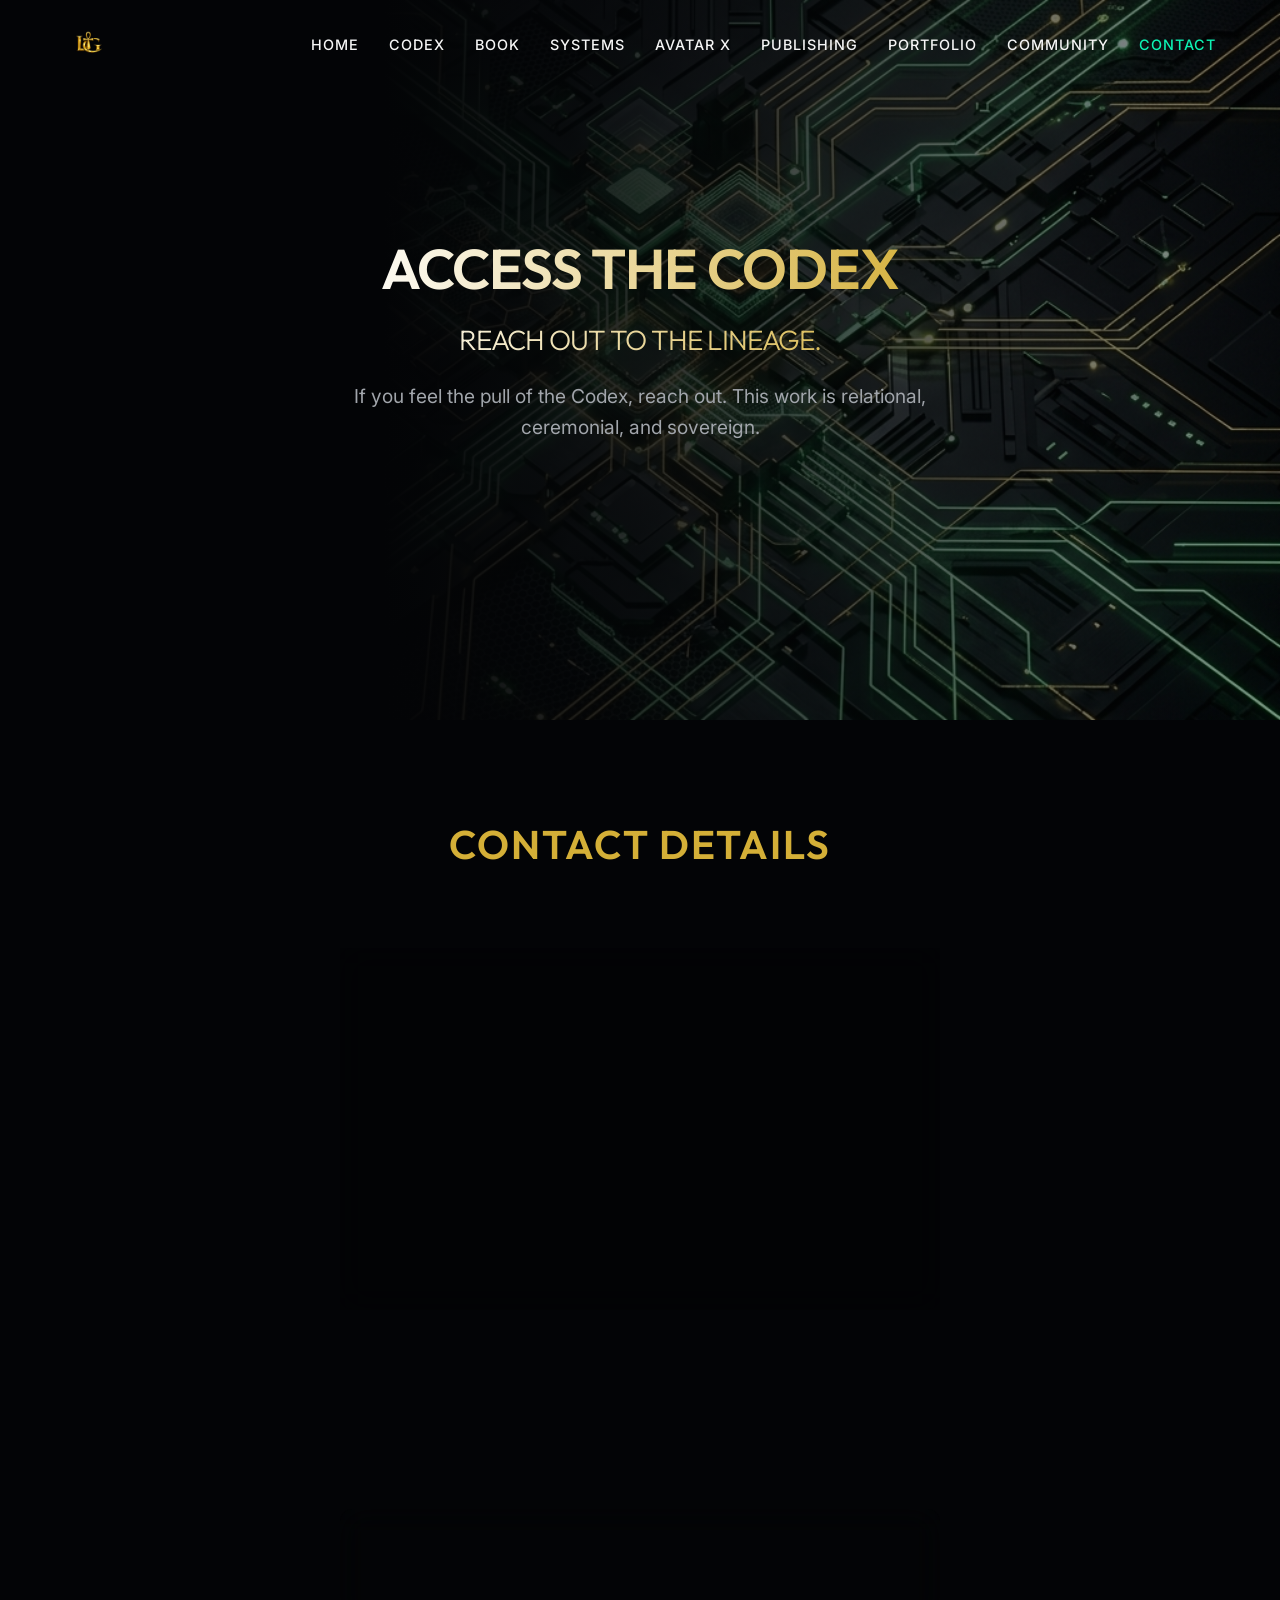
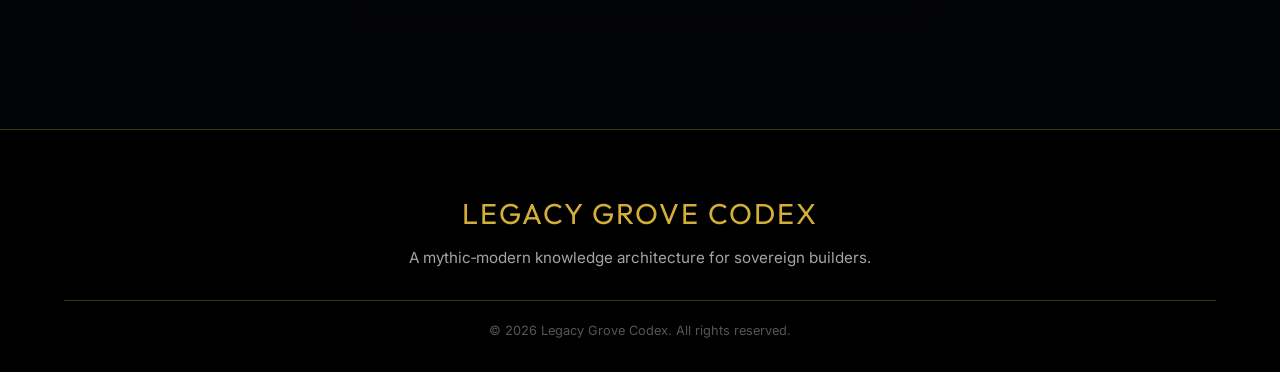
<file: contact.html>
<!DOCTYPE html>
<html lang="en">
<head>
    <meta charset="UTF-8">
    <meta name="viewport" content="width=device-width, initial-scale=1.0">
    <title>Access the Codex | Legacy Grove Codex</title>
    <meta name="description" content="Establish a connection. Reach out for collaborations in ceremonial publishing, systems architecture, and cinematic storytelling.">
    
    <!-- Open Graph / Facebook -->
    <meta property="og:type" content="website">
    <meta property="og:url" content="https://tashscript-blip.github.io/legacy-grove-codex/contact.html">
    <meta property="og:title" content="Access the Codex | Legacy Grove Codex">
    <meta property="og:description" content="Establish a connection. Reach out for collaborations in ceremonial publishing, systems architecture, and cinematic storytelling.">
    <meta property="og:image" content="https://tashscript-blip.github.io/legacy-grove-codex/assets/logo.png">

    <!-- Twitter -->
    <meta property="twitter:card" content="summary_large_image">
    <meta property="twitter:url" content="https://tashscript-blip.github.io/legacy-grove-codex/contact.html">
    <meta property="twitter:title" content="Access the Codex | Legacy Grove Codex">
    <meta property="twitter:description" content="Establish a connection. Reach out for collaborations in ceremonial publishing, systems architecture, and cinematic storytelling.">
    <meta property="twitter:image" content="https://tashscript-blip.github.io/legacy-grove-codex/assets/logo.png">

    <link rel="stylesheet" href="css/styles.css">
    <script src="js/main.js" defer></script>
</head>
<body>
    <header class="scrolled">
        <div class="logo">
            <img src="assets/logo.png" alt="Legacy Grove Codex Logo" style="height: 50px; width: auto; object-fit: contain;">
        </div>
        <div class="header-right">
            <nav id="desktop-nav">
                <ul>
                    <li><a href="index.html" class="nav-link">Home</a></li>
                    <li><a href="index.html#sovereign-system" class="nav-link">Codex</a></li>
                    <li><a href="book.html" class="nav-link">Book</a></li>
                    <li><a href="systems.html" class="nav-link">Systems</a></li>
                    <li><a href="index.html#avatar-x" class="nav-link">Avatar X</a></li>
                    <li><a href="publishing.html" class="nav-link">Publishing</a></li>
                    <li><a href="portfolio.html" class="nav-link">Portfolio</a></li>
                    <li><a href="community.html" class="nav-link">Community</a></li>
                    <li><a href="contact.html" class="nav-link active-link">Contact</a></li>
                </ul>
            </nav>
            <div class="hamburger" id="hamburger">
                <span></span><span></span><span></span>
            </div>
        </div>
        <div class="mobile-menu" id="mobile-menu">
            <ul>
                <li><a href="index.html" class="mobile-link">Home</a></li>
                <li><a href="index.html#sovereign-system" class="mobile-link">Codex</a></li>
                <li><a href="book.html" class="mobile-link">Book</a></li>
                <li><a href="systems.html" class="mobile-link">Systems</a></li>
                <li><a href="index.html#avatar-x" class="mobile-link">Avatar X</a></li>
            </ul>
        </div>
    </header>

    <section class="hero scroll-reveal" id="hero" data-section style="height: 80vh; justify-content: center;">
        <div class="hero-content" style="text-align: center;">
            <h1 style="color: var(--gold); font-size: 3.5rem; line-height: 1.1; margin-bottom: 20px;">
                Access the Codex<br>
                <span style="font-size: 0.5em; color: var(--text-main); font-weight: 300;">Reach out to the lineage.</span>
            </h1>
            <p style="font-size: 1.2rem; color: var(--text-muted); max-width: 600px; margin: 0 auto 40px;">
                If you feel the pull of the Codex, reach out. This work is relational, ceremonial, and sovereign.
            </p>
        </div>
    </section>

    <section class="modules scroll-reveal" data-section>
        <div class="section-header">
            <h2>Contact Details</h2>
        </div>
        <div class="glass-panel" style="max-width: 600px; margin: 0 auto; padding: 40px; text-align: center;">
            <p style="font-size: 1.3rem; color: var(--gold); margin-bottom: 20px;">Email</p>
            <p style="font-size: 1.1rem; color: var(--text-main); margin-bottom: 40px;">
                <a href="mailto:contact@legacygrovecodex.com" style="color: var(--accent-neon);">contact@legacygrovecodex.com</a>
            </p>
            
            <h3 style="color: var(--gold); margin-bottom: 20px;">Collaboration Types</h3>
            <ul style="list-style: none; color: var(--text-muted); line-height: 1.8;">
                <li>→ Ceremonial publishing</li>
                <li>→ Systems architecture</li>
                <li>→ Cinematic storytelling</li>
                <li>→ Codex module development</li>
            </ul>
        </div>
    </section>

    <section class="modules scroll-reveal" data-section style="padding-bottom: 100px;">
        <div class="capture-container glass-panel" style="margin: 0 auto; padding: 40px; text-align: center; max-width: 600px;">
            <button class="btn btn-primary portal-btn" id="unlock-btn">Unlock The Codex</button>
        </div>
    </section>

    <footer>
        <div class="footer-content" style="max-width: 1200px; margin: 0 auto; text-align: center;">
            <div class="footer-brand">
                <div class="footer-logo" style="font-size: 1.8rem; margin-bottom: 10px;">LEGACY GROVE CODEX</div>
                <p style="color: var(--text-muted); font-size: 0.95rem; margin-bottom: 30px;">A mythic‑modern knowledge architecture for sovereign builders.</p>
            </div>
        </div>
        <div class="copyright" style="text-align: center; border-top: 1px solid var(--surface-border); padding-top: 20px;">
            &copy; 2026 Legacy Grove Codex. All rights reserved.
        </div>
    </footer>

    <div class="modal-overlay" id="unlock-modal">
        <div class="modal-content glass-panel" style="max-width: 500px; text-align: center;">
            <button class="modal-close" id="close-unlock">&times;</button>
            <h2 style="color: var(--gold); margin-bottom: 15px;">Unlock The Codex</h2>
            <p style="color: var(--text-muted); margin-bottom: 25px;">Enter the lineage. Receive transmissions, tools, and ceremonial upgrades.</p>
            <form onsubmit="event.preventDefault(); alert('Transmission Received. Welcome to the lineage.'); document.getElementById('unlock-modal').classList.remove('active');">
                <input type="email" placeholder="Your transmission address..." class="modal-input" required>
                <button type="submit" class="btn btn-primary" style="width: 100%;">Enter The Lineage</button>
            </form>
        </div>
    </div>
</body>
</html>
</file>
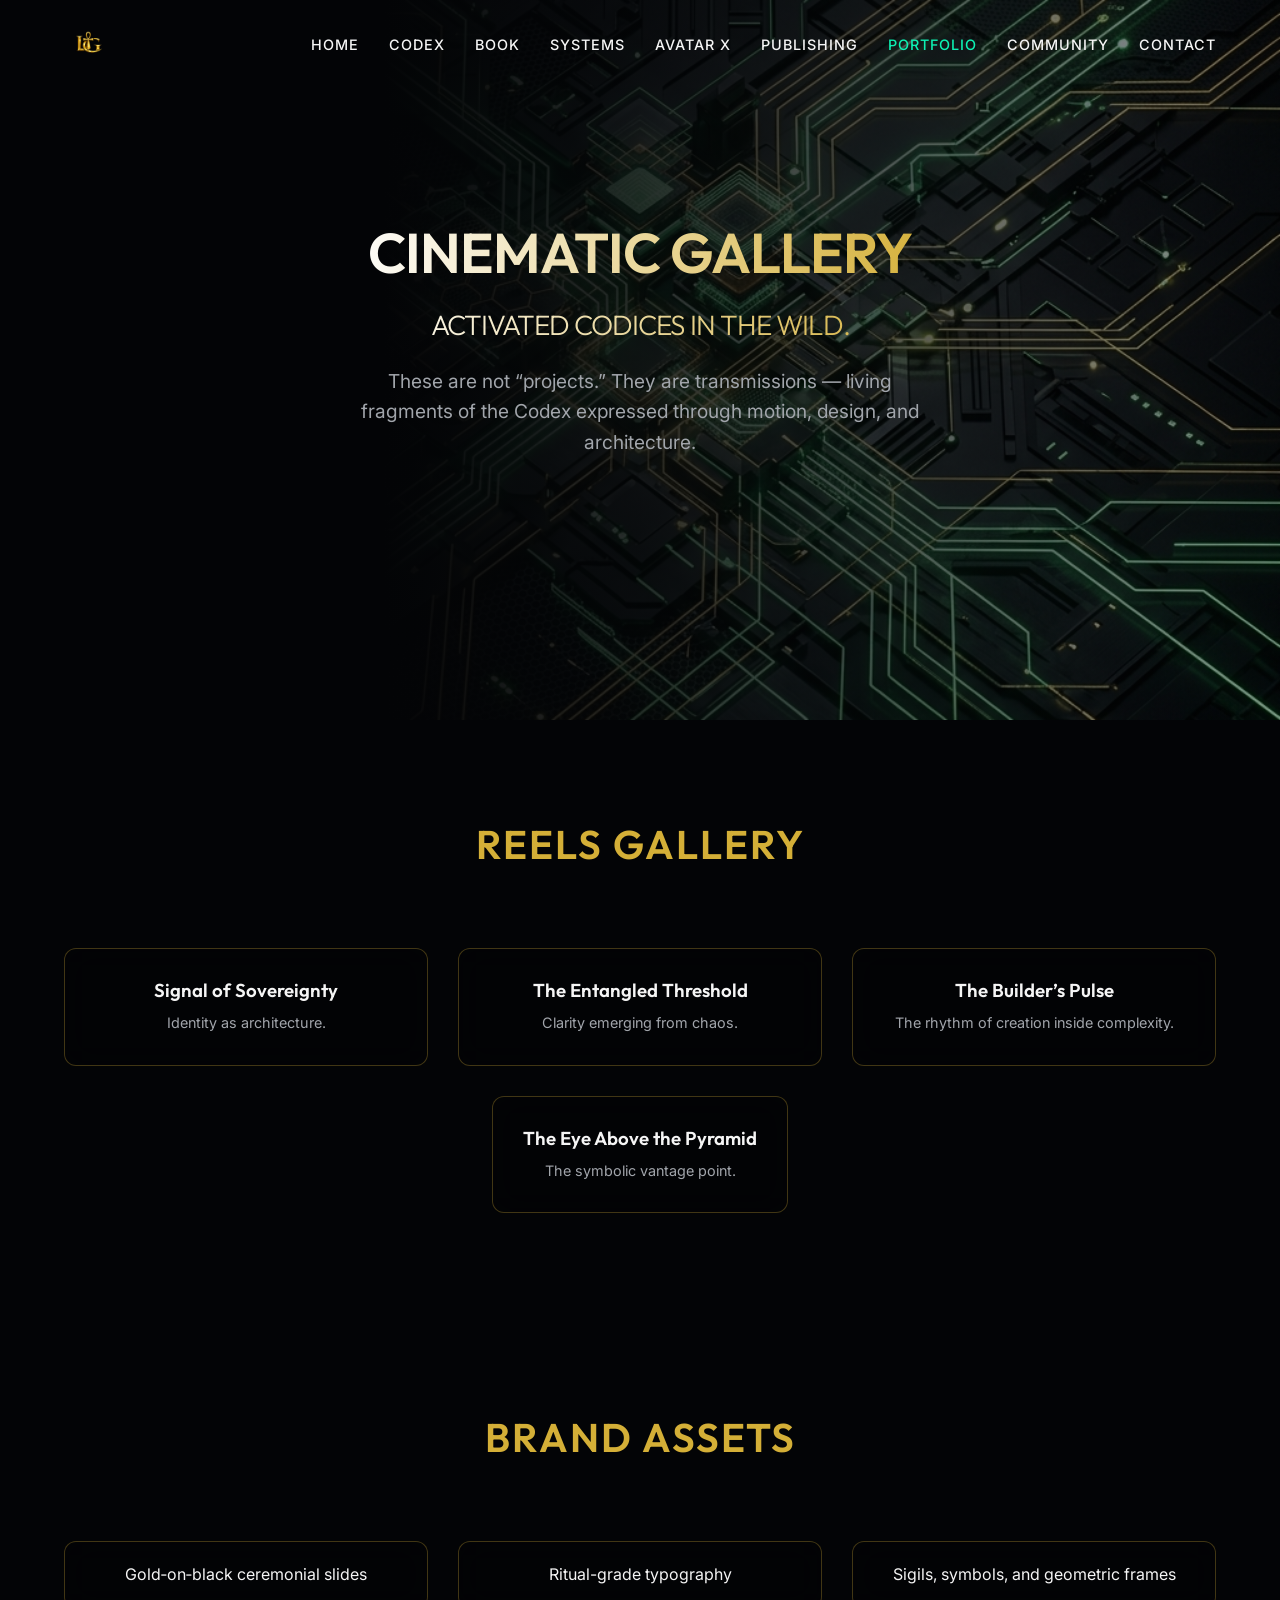
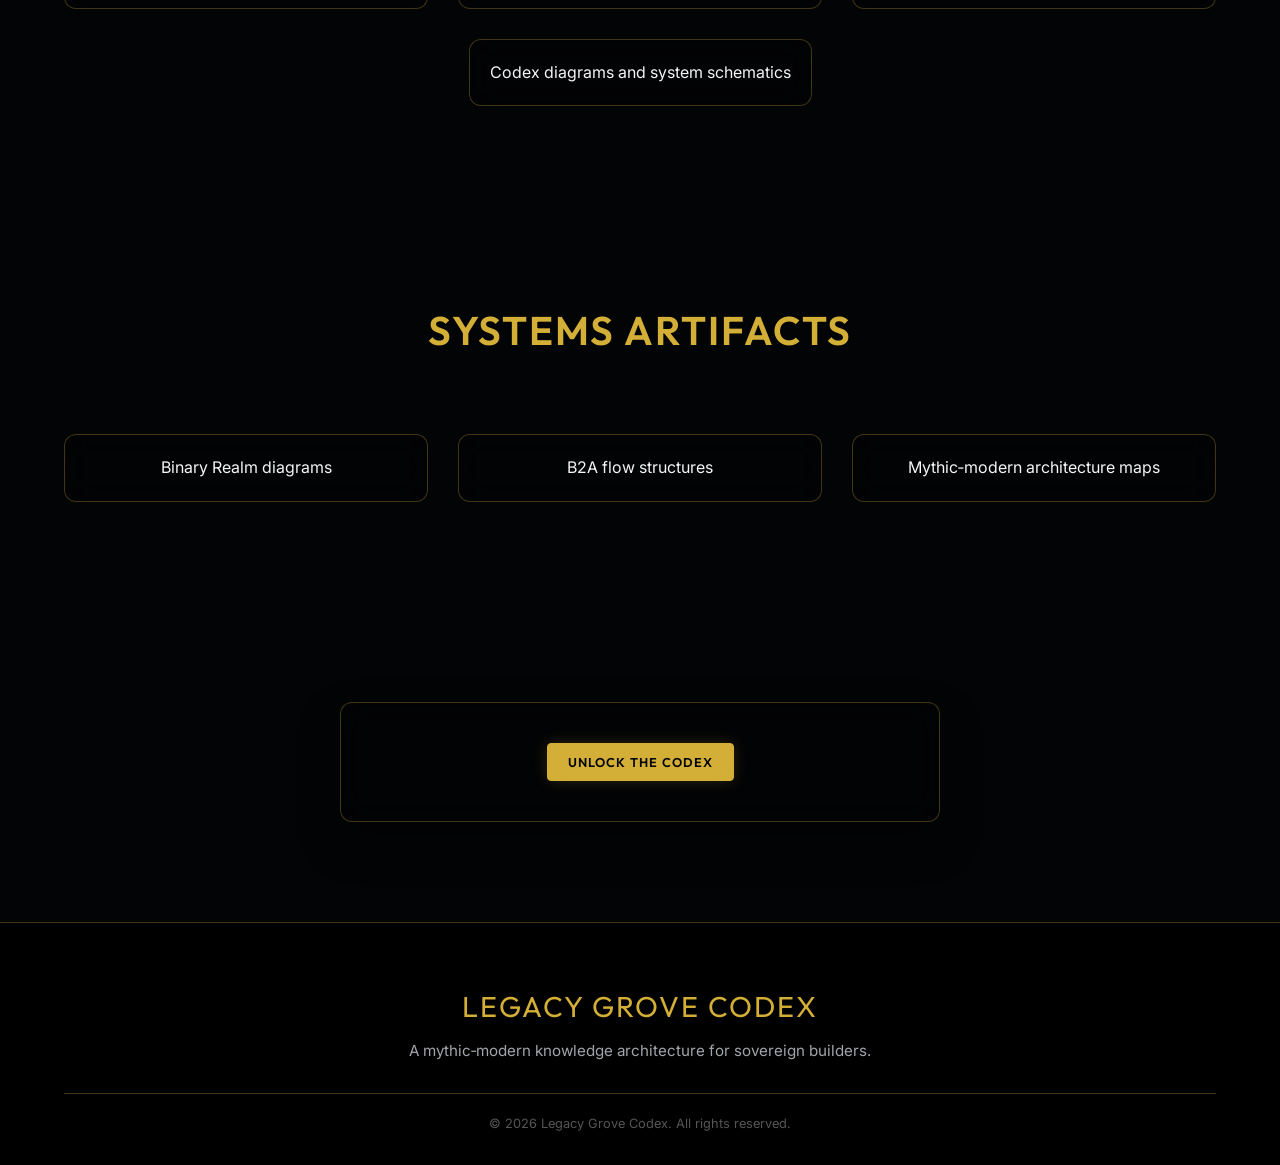
<file: portfolio.html>
<!DOCTYPE html>
<html lang="en">
<head>
    <meta charset="UTF-8">
    <meta name="viewport" content="width=device-width, initial-scale=1.0">
    <title>Cinematic Gallery | Legacy Grove Codex</title>
    <meta name="description" content="View activated codices in the wild. Cinematic reels, brand assets, and mythic-modern systems artifacts.">
    
    <!-- Open Graph / Facebook -->
    <meta property="og:type" content="website">
    <meta property="og:url" content="https://tashscript-blip.github.io/legacy-grove-codex/portfolio.html">
    <meta property="og:title" content="Cinematic Gallery | Legacy Grove Codex">
    <meta property="og:description" content="View activated codices in the wild. Cinematic reels, brand assets, and mythic-modern systems artifacts.">
    <meta property="og:image" content="https://tashscript-blip.github.io/legacy-grove-codex/assets/logo.png">

    <!-- Twitter -->
    <meta property="twitter:card" content="summary_large_image">
    <meta property="twitter:url" content="https://tashscript-blip.github.io/legacy-grove-codex/portfolio.html">
    <meta property="twitter:title" content="Cinematic Gallery | Legacy Grove Codex">
    <meta property="twitter:description" content="View activated codices in the wild. Cinematic reels, brand assets, and mythic-modern systems artifacts.">
    <meta property="twitter:image" content="https://tashscript-blip.github.io/legacy-grove-codex/assets/logo.png">

    <link rel="stylesheet" href="css/styles.css">
    <script src="js/main.js" defer></script>
</head>
<body>
    <header class="scrolled">
        <div class="logo">
            <img src="assets/logo.png" alt="Legacy Grove Codex Logo" style="height: 50px; width: auto; object-fit: contain;">
        </div>
        <div class="header-right">
            <nav id="desktop-nav">
                <ul>
                    <li><a href="index.html" class="nav-link">Home</a></li>
                    <li><a href="index.html#sovereign-system" class="nav-link">Codex</a></li>
                    <li><a href="book.html" class="nav-link">Book</a></li>
                    <li><a href="systems.html" class="nav-link">Systems</a></li>
                    <li><a href="index.html#avatar-x" class="nav-link">Avatar X</a></li>
                    <li><a href="publishing.html" class="nav-link">Publishing</a></li>
                    <li><a href="portfolio.html" class="nav-link active-link">Portfolio</a></li>
                    <li><a href="community.html" class="nav-link">Community</a></li>
                    <li><a href="contact.html" class="nav-link">Contact</a></li>
                </ul>
            </nav>
            <div class="hamburger" id="hamburger">
                <span></span><span></span><span></span>
            </div>
        </div>
        <div class="mobile-menu" id="mobile-menu">
            <ul>
                <li><a href="index.html" class="mobile-link">Home</a></li>
                <li><a href="index.html#sovereign-system" class="mobile-link">Codex</a></li>
                <li><a href="book.html" class="mobile-link">Book</a></li>
                <li><a href="systems.html" class="mobile-link">Systems</a></li>
                <li><a href="index.html#avatar-x" class="mobile-link">Avatar X</a></li>
            </ul>
        </div>
    </header>

    <section class="hero scroll-reveal" id="hero" data-section style="height: 80vh; justify-content: center;">
        <div class="hero-content" style="text-align: center;">
            <h1 style="color: var(--gold); font-size: 3.5rem; line-height: 1.1; margin-bottom: 20px;">
                Cinematic Gallery<br>
                <span style="font-size: 0.5em; color: var(--text-main); font-weight: 300;">Activated codices in the wild.</span>
            </h1>
            <p style="font-size: 1.2rem; color: var(--text-muted); max-width: 600px; margin: 0 auto 40px;">
                These are not “projects.” They are transmissions — living fragments of the Codex expressed through motion, design, and architecture.
            </p>
        </div>
    </section>

    <section class="modules scroll-reveal" data-section>
        <div class="section-header">
            <h2>Reels Gallery</h2>
        </div>
        <div class="grid-3">
            <div class="glass-panel interactive-card" style="padding: 30px; text-align: center;">
                <h3 style="color: var(--gold); margin-bottom: 10px;">Signal of Sovereignty</h3>
                <p style="font-size: 0.9rem; color: var(--text-muted);">Identity as architecture.</p>
            </div>
            <div class="glass-panel interactive-card" style="padding: 30px; text-align: center;">
                <h3 style="color: var(--gold); margin-bottom: 10px;">The Entangled Threshold</h3>
                <p style="font-size: 0.9rem; color: var(--text-muted);">Clarity emerging from chaos.</p>
            </div>
            <div class="glass-panel interactive-card" style="padding: 30px; text-align: center;">
                <h3 style="color: var(--gold); margin-bottom: 10px;">The Builder’s Pulse</h3>
                <p style="font-size: 0.9rem; color: var(--text-muted);">The rhythm of creation inside complexity.</p>
            </div>
            <div class="glass-panel interactive-card" style="padding: 30px; text-align: center; grid-column: 1 / -1; max-width: 380px; margin: 0 auto;">
                <h3 style="color: var(--gold); margin-bottom: 10px;">The Eye Above the Pyramid</h3>
                <p style="font-size: 0.9rem; color: var(--text-muted);">The symbolic vantage point.</p>
            </div>
        </div>
    </section>

    <section class="modules scroll-reveal" data-section>
        <div class="section-header">
            <h2>Brand Assets</h2>
        </div>
        <div class="grid-3">
            <div class="glass-panel" style="padding: 20px; text-align: center;">Gold‑on‑black ceremonial slides</div>
            <div class="glass-panel" style="padding: 20px; text-align: center;">Ritual-grade typography</div>
            <div class="glass-panel" style="padding: 20px; text-align: center;">Sigils, symbols, and geometric frames</div>
            <div class="glass-panel" style="padding: 20px; text-align: center; grid-column: 1 / -1; max-width: 380px; margin: 0 auto;">Codex diagrams and system schematics</div>
        </div>
    </section>

    <section class="modules scroll-reveal" data-section>
        <div class="section-header">
            <h2>Systems Artifacts</h2>
        </div>
        <div class="grid-3">
            <div class="glass-panel" style="padding: 20px; text-align: center;">Binary Realm diagrams</div>
            <div class="glass-panel" style="padding: 20px; text-align: center;">B2A flow structures</div>
            <div class="glass-panel" style="padding: 20px; text-align: center;">Mythic‑modern architecture maps</div>
        </div>
    </section>

    <section class="modules scroll-reveal" data-section style="padding-bottom: 100px;">
        <div class="capture-container glass-panel" style="margin: 0 auto; padding: 40px; text-align: center; max-width: 600px;">
            <button class="btn btn-primary portal-btn" id="unlock-btn">Unlock The Codex</button>
        </div>
    </section>

    <footer>
        <div class="footer-content" style="max-width: 1200px; margin: 0 auto; text-align: center;">
            <div class="footer-brand">
                <div class="footer-logo" style="font-size: 1.8rem; margin-bottom: 10px;">LEGACY GROVE CODEX</div>
                <p style="color: var(--text-muted); font-size: 0.95rem; margin-bottom: 30px;">A mythic‑modern knowledge architecture for sovereign builders.</p>
            </div>
        </div>
        <div class="copyright" style="text-align: center; border-top: 1px solid var(--surface-border); padding-top: 20px;">
            &copy; 2026 Legacy Grove Codex. All rights reserved.
        </div>
    </footer>

    <div class="modal-overlay" id="unlock-modal">
        <div class="modal-content glass-panel" style="max-width: 500px; text-align: center;">
            <button class="modal-close" id="close-unlock">&times;</button>
            <h2 style="color: var(--gold); margin-bottom: 15px;">Unlock The Codex</h2>
            <p style="color: var(--text-muted); margin-bottom: 25px;">Enter the lineage. Receive transmissions, tools, and ceremonial upgrades.</p>
            <form onsubmit="event.preventDefault(); alert('Transmission Received. Welcome to the lineage.'); document.getElementById('unlock-modal').classList.remove('active');">
                <input type="email" placeholder="Your transmission address..." class="modal-input" required>
                <button type="submit" class="btn btn-primary" style="width: 100%;">Enter The Lineage</button>
            </form>
        </div>
    </div>
</body>
</html>
</file>
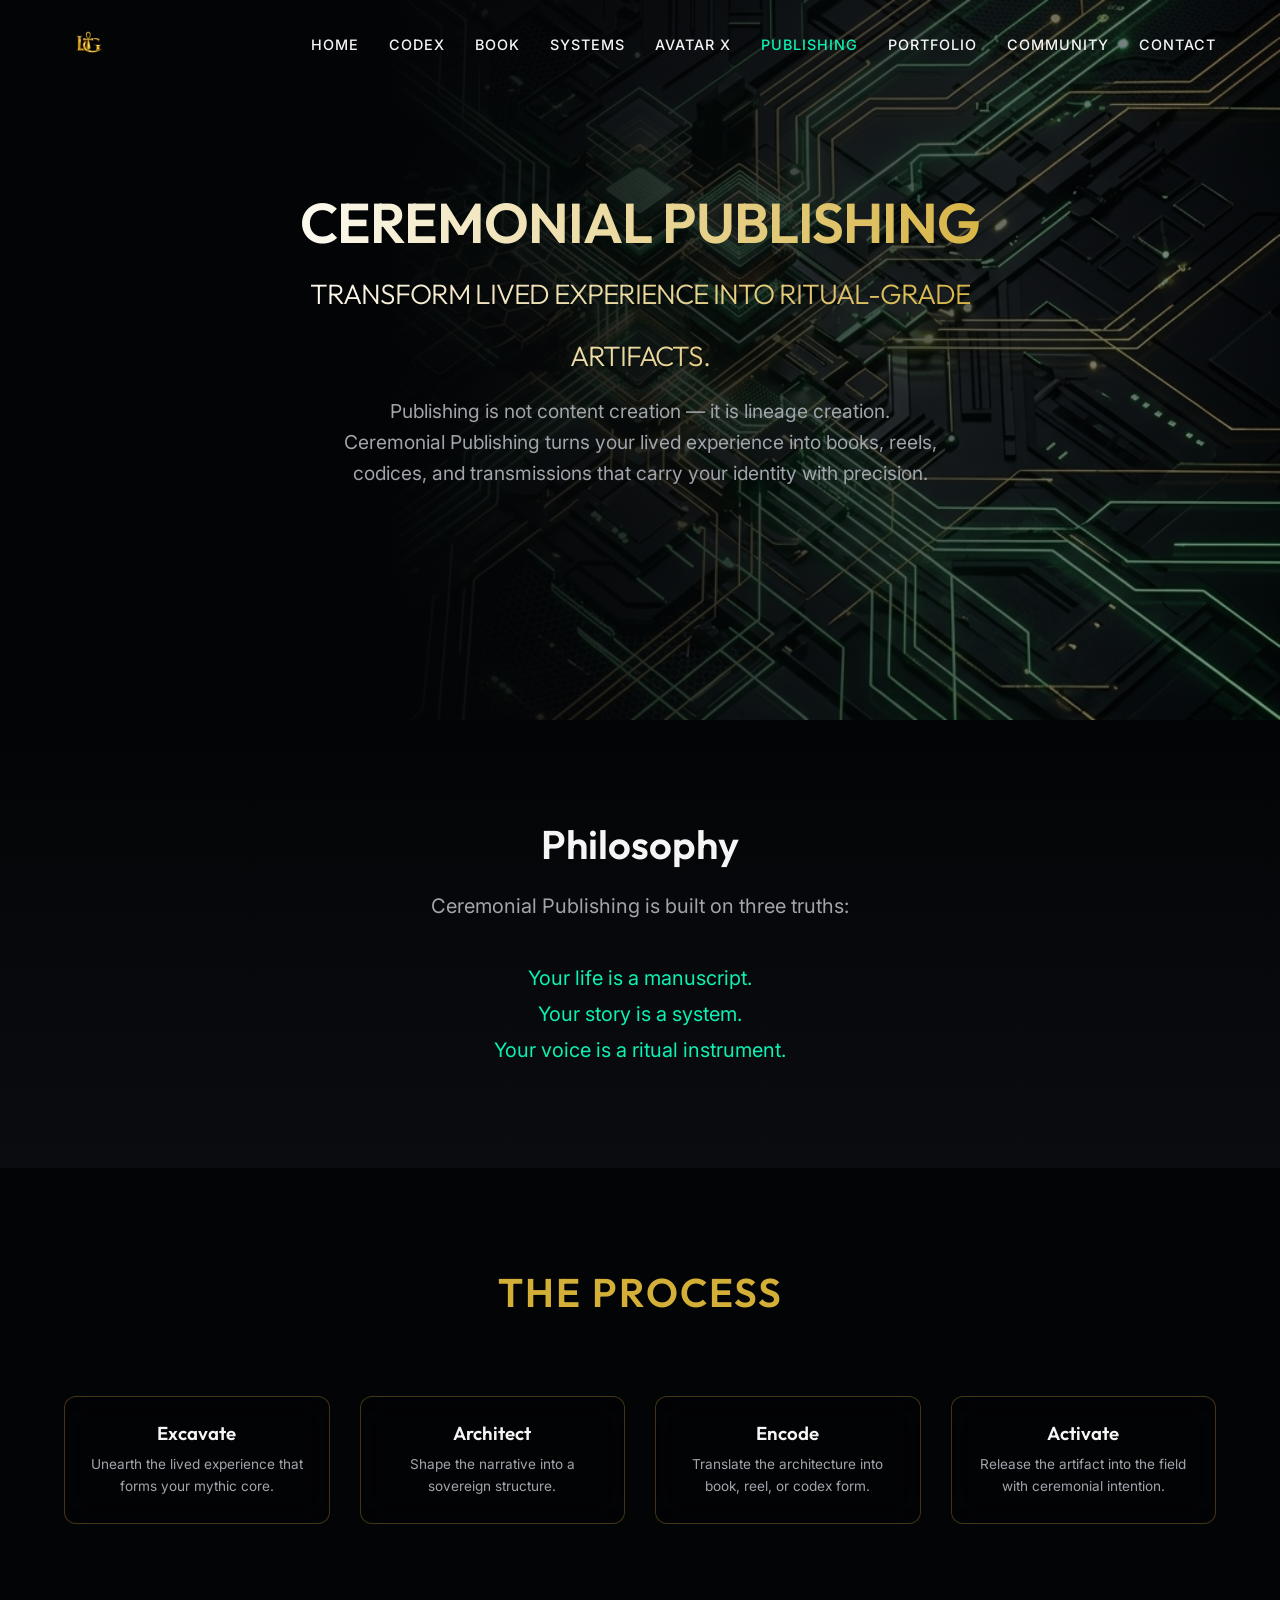
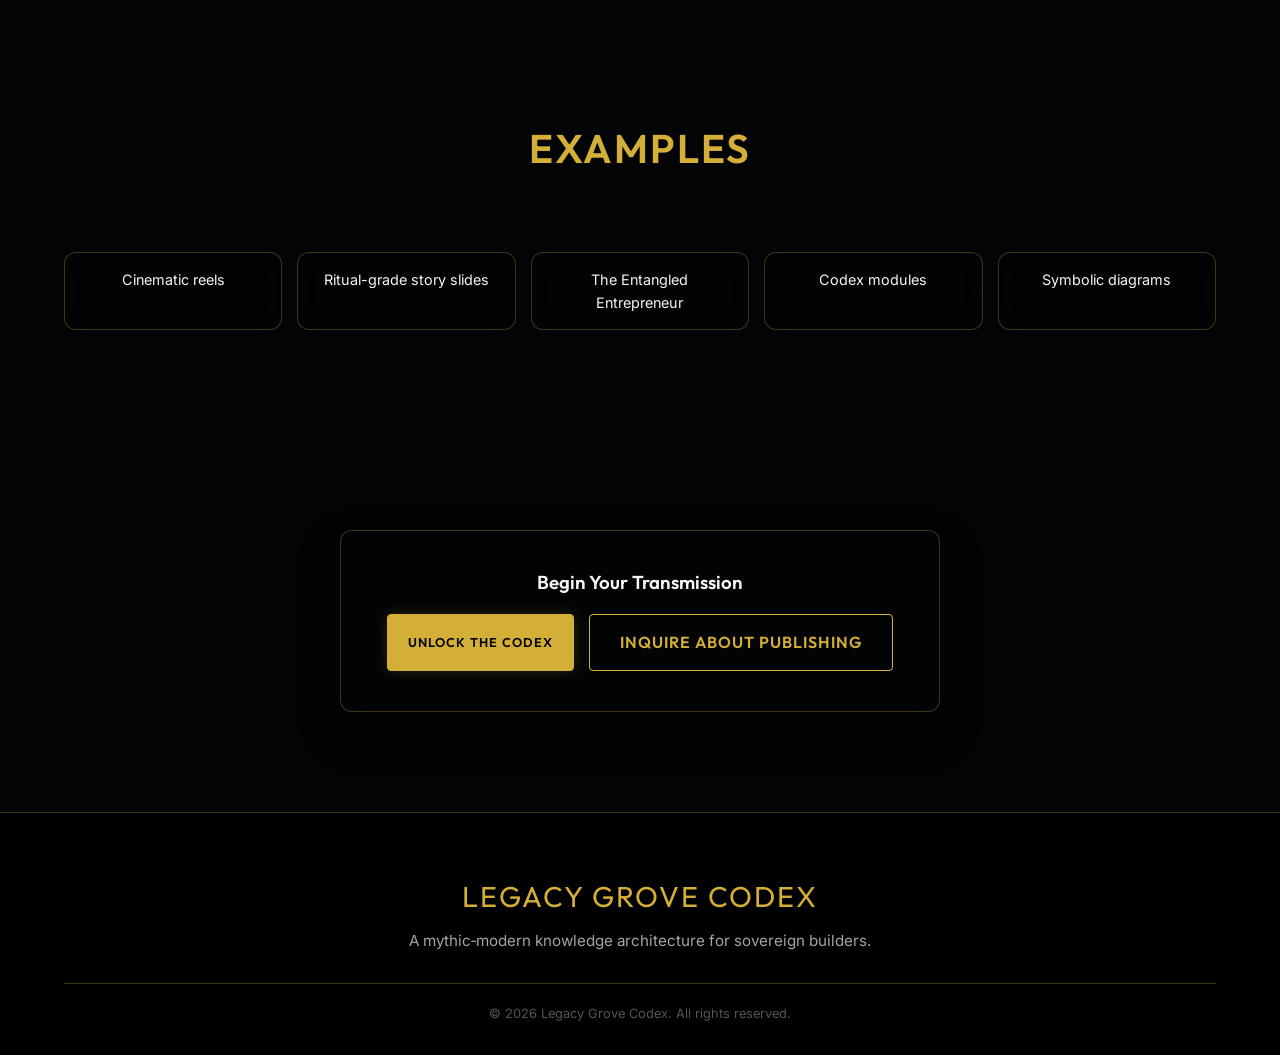
<file: publishing.html>
<!DOCTYPE html>
<html lang="en">
<head>
    <meta charset="UTF-8">
    <meta name="viewport" content="width=device-width, initial-scale=1.0">
    <title>Ceremonial Publishing | Legacy Grove Codex</title>
    <meta name="description" content="Transform lived experience into ritual-grade artifacts. Discover our Excavate, Architect, Encode, and Activate process.">
    
    <!-- Open Graph / Facebook -->
    <meta property="og:type" content="website">
    <meta property="og:url" content="https://tashscript-blip.github.io/legacy-grove-codex/publishing.html">
    <meta property="og:title" content="Ceremonial Publishing | Legacy Grove Codex">
    <meta property="og:description" content="Transform lived experience into ritual-grade artifacts. Discover our Excavate, Architect, Encode, and Activate process.">
    <meta property="og:image" content="https://tashscript-blip.github.io/legacy-grove-codex/assets/logo.png">

    <!-- Twitter -->
    <meta property="twitter:card" content="summary_large_image">
    <meta property="twitter:url" content="https://tashscript-blip.github.io/legacy-grove-codex/publishing.html">
    <meta property="twitter:title" content="Ceremonial Publishing | Legacy Grove Codex">
    <meta property="twitter:description" content="Transform lived experience into ritual-grade artifacts. Discover our Excavate, Architect, Encode, and Activate process.">
    <meta property="twitter:image" content="https://tashscript-blip.github.io/legacy-grove-codex/assets/logo.png">

    <link rel="stylesheet" href="css/styles.css">
    <script src="js/main.js" defer></script>
</head>
<body>
    <header class="scrolled">
        <div class="logo">
            <img src="assets/logo.png" alt="Legacy Grove Codex Logo" style="height: 50px; width: auto; object-fit: contain;">
        </div>
        <div class="header-right">
            <nav id="desktop-nav">
                <ul>
                    <li><a href="index.html" class="nav-link">Home</a></li>
                    <li><a href="index.html#sovereign-system" class="nav-link">Codex</a></li>
                    <li><a href="book.html" class="nav-link">Book</a></li>
                    <li><a href="systems.html" class="nav-link">Systems</a></li>
                    <li><a href="index.html#avatar-x" class="nav-link">Avatar X</a></li>
                    <li><a href="publishing.html" class="nav-link active-link">Publishing</a></li>
                    <li><a href="portfolio.html" class="nav-link">Portfolio</a></li>
                    <li><a href="community.html" class="nav-link">Community</a></li>
                    <li><a href="contact.html" class="nav-link">Contact</a></li>
                </ul>
            </nav>
            <div class="hamburger" id="hamburger">
                <span></span><span></span><span></span>
            </div>
        </div>
        <div class="mobile-menu" id="mobile-menu">
            <ul>
                <li><a href="index.html" class="mobile-link">Home</a></li>
                <li><a href="index.html#sovereign-system" class="mobile-link">Codex</a></li>
                <li><a href="book.html" class="mobile-link">Book</a></li>
                <li><a href="systems.html" class="mobile-link">Systems</a></li>
                <li><a href="index.html#avatar-x" class="mobile-link">Avatar X</a></li>
            </ul>
        </div>
    </header>

    <section class="hero scroll-reveal" id="hero" data-section style="height: 80vh; justify-content: center;">
        <div class="hero-content" style="text-align: center;">
            <h1 style="color: var(--gold); font-size: 3.5rem; line-height: 1.1; margin-bottom: 20px;">
                Ceremonial Publishing<br>
                <span style="font-size: 0.5em; color: var(--text-main); font-weight: 300;">Transform lived experience into ritual-grade artifacts.</span>
            </h1>
            <p style="font-size: 1.2rem; color: var(--text-muted); max-width: 600px; margin: 0 auto 40px;">
                Publishing is not content creation — it is lineage creation. Ceremonial Publishing turns your lived experience into books, reels, codices, and transmissions that carry your identity with precision.
            </p>
        </div>
    </section>

    <section class="feature-split scroll-reveal" data-section>
        <div class="feature-content" style="text-align: center; width: 100%;">
            <h2 style="color: var(--gold); margin-bottom: 20px;">Philosophy</h2>
            <p style="font-size: 1.25rem; max-width: 800px; margin: 0 auto; color: var(--text-muted); line-height: 1.8;">
                Ceremonial Publishing is built on three truths:<br><br>
                <span style="color: var(--accent-neon);">Your life is a manuscript.</span><br>
                <span style="color: var(--accent-neon);">Your story is a system.</span><br>
                <span style="color: var(--accent-neon);">Your voice is a ritual instrument.</span>
            </p>
        </div>
    </section>

    <section class="modules scroll-reveal" data-section>
        <div class="section-header">
            <h2>The Process</h2>
        </div>
        <div class="grid-3" style="grid-template-columns: repeat(4, 1fr);">
            <div class="glass-panel interactive-card" style="padding: 25px; text-align: center;">
                <h3 style="color: var(--gold); margin-bottom: 10px;">Excavate</h3>
                <p style="font-size: 0.85rem; color: var(--text-muted);">Unearth the lived experience that forms your mythic core.</p>
            </div>
            <div class="glass-panel interactive-card" style="padding: 25px; text-align: center;">
                <h3 style="color: var(--gold); margin-bottom: 10px;">Architect</h3>
                <p style="font-size: 0.85rem; color: var(--text-muted);">Shape the narrative into a sovereign structure.</p>
            </div>
            <div class="glass-panel interactive-card" style="padding: 25px; text-align: center;">
                <h3 style="color: var(--gold); margin-bottom: 10px;">Encode</h3>
                <p style="font-size: 0.85rem; color: var(--text-muted);">Translate the architecture into book, reel, or codex form.</p>
            </div>
            <div class="glass-panel interactive-card" style="padding: 25px; text-align: center;">
                <h3 style="color: var(--gold); margin-bottom: 10px;">Activate</h3>
                <p style="font-size: 0.85rem; color: var(--text-muted);">Release the artifact into the field with ceremonial intention.</p>
            </div>
        </div>
    </section>

    <section class="modules scroll-reveal" data-section>
        <div class="section-header">
            <h2>Examples</h2>
        </div>
        <div class="grid-3" style="grid-template-columns: repeat(5, 1fr); gap: 15px;">
            <div class="glass-panel" style="padding: 15px; text-align: center; font-size: 0.9rem;">Cinematic reels</div>
            <div class="glass-panel" style="padding: 15px; text-align: center; font-size: 0.9rem;">Ritual-grade story slides</div>
            <div class="glass-panel" style="padding: 15px; text-align: center; font-size: 0.9rem;">The Entangled Entrepreneur</div>
            <div class="glass-panel" style="padding: 15px; text-align: center; font-size: 0.9rem;">Codex modules</div>
            <div class="glass-panel" style="padding: 15px; text-align: center; font-size: 0.9rem;">Symbolic diagrams</div>
        </div>
    </section>

    <section class="modules scroll-reveal" data-section style="padding-bottom: 100px;">
        <div class="capture-container glass-panel" style="margin: 0 auto; padding: 40px; text-align: center; max-width: 600px;">
            <h3 style="color: var(--gold); margin-bottom: 20px;">Begin Your Transmission</h3>
            <div style="display: flex; gap: 15px; justify-content: center;">
                <button class="btn btn-primary portal-btn" id="unlock-btn">Unlock The Codex</button>
                <a href="mailto:contact@legacygrovecodex.com" class="btn">Inquire About Publishing</a>
            </div>
        </div>
    </section>

    <footer>
        <div class="footer-content" style="max-width: 1200px; margin: 0 auto; text-align: center;">
            <div class="footer-brand">
                <div class="footer-logo" style="font-size: 1.8rem; margin-bottom: 10px;">LEGACY GROVE CODEX</div>
                <p style="color: var(--text-muted); font-size: 0.95rem; margin-bottom: 30px;">A mythic‑modern knowledge architecture for sovereign builders.</p>
            </div>
        </div>
        <div class="copyright" style="text-align: center; border-top: 1px solid var(--surface-border); padding-top: 20px;">
            &copy; 2026 Legacy Grove Codex. All rights reserved.
        </div>
    </footer>

    <div class="modal-overlay" id="unlock-modal">
        <div class="modal-content glass-panel" style="max-width: 500px; text-align: center;">
            <button class="modal-close" id="close-unlock">&times;</button>
            <h2 style="color: var(--gold); margin-bottom: 15px;">Unlock The Codex</h2>
            <p style="color: var(--text-muted); margin-bottom: 25px;">Enter the lineage. Receive transmissions, tools, and ceremonial upgrades.</p>
            <form onsubmit="event.preventDefault(); alert('Transmission Received. Welcome to the lineage.'); document.getElementById('unlock-modal').classList.remove('active');">
                <input type="email" placeholder="Your transmission address..." class="modal-input" required>
                <button type="submit" class="btn btn-primary" style="width: 100%;">Enter The Lineage</button>
            </form>
        </div>
    </div>
</body>
</html>
</file>
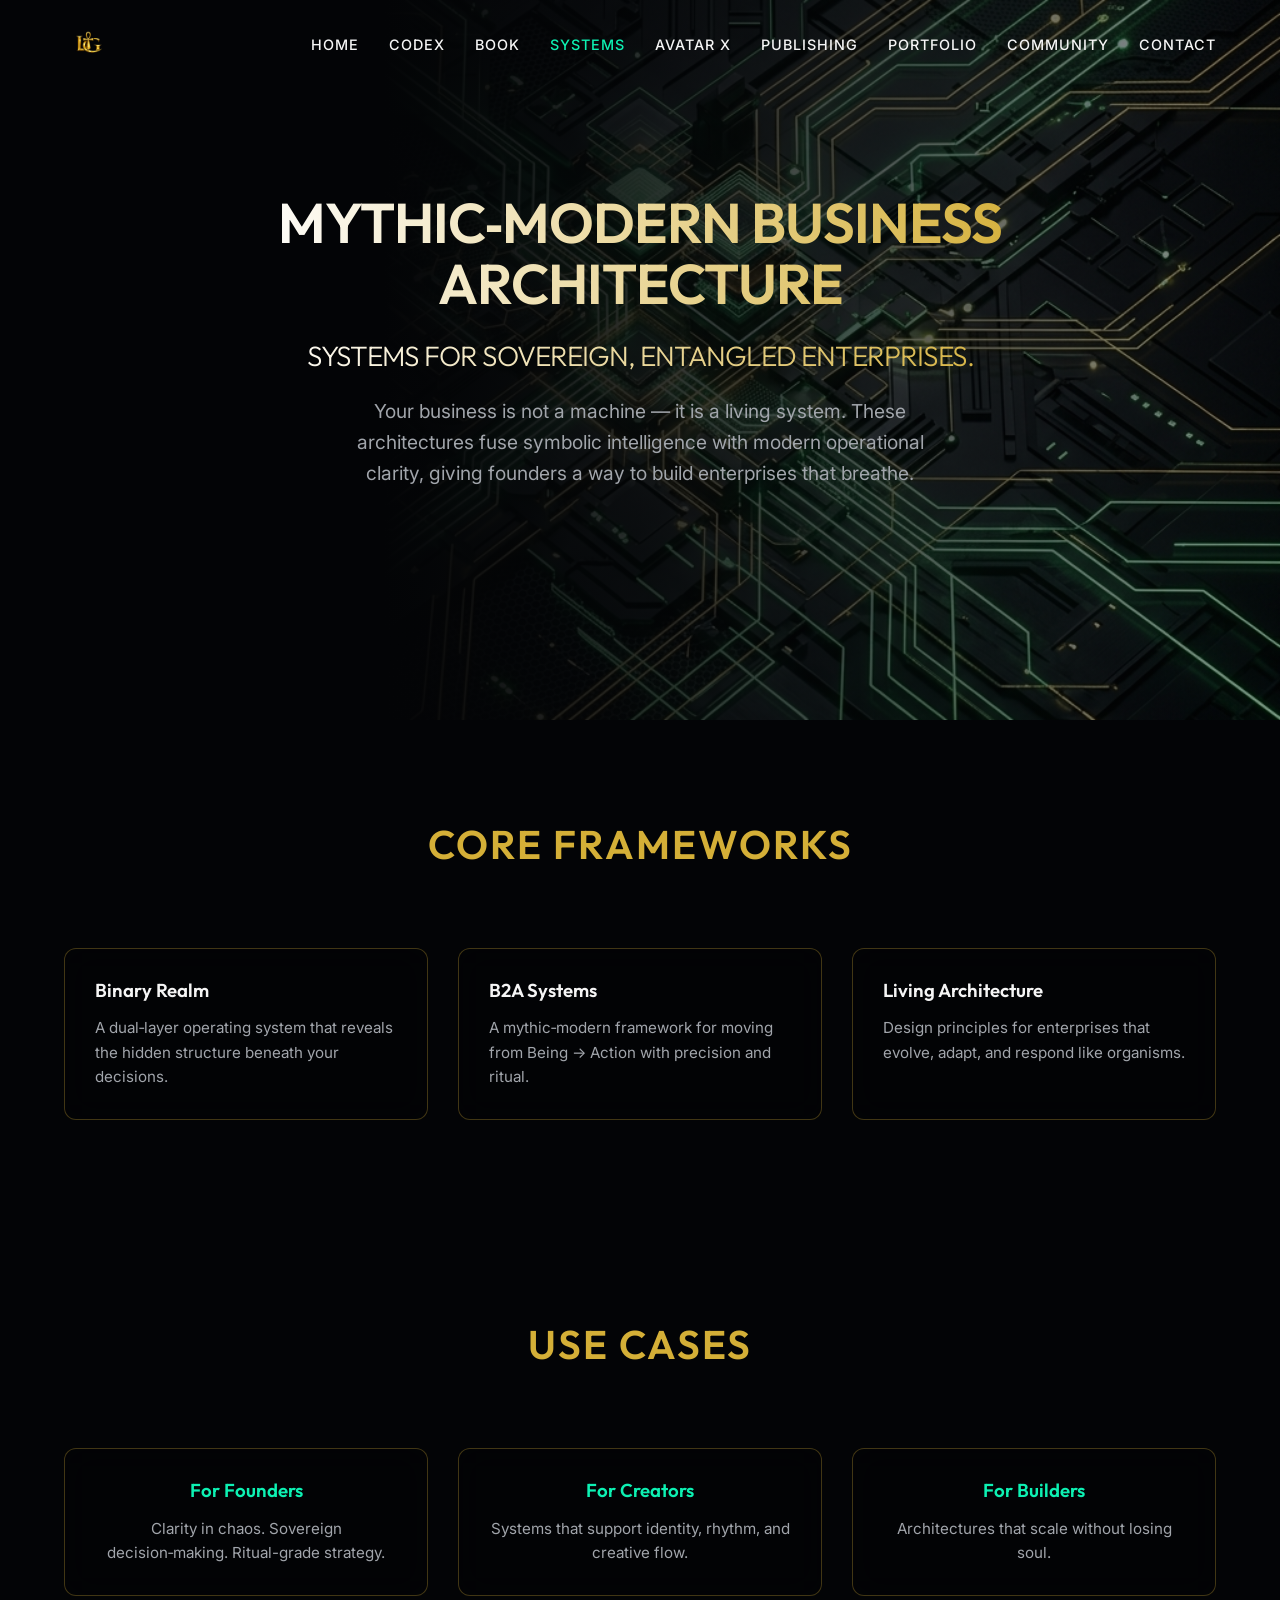
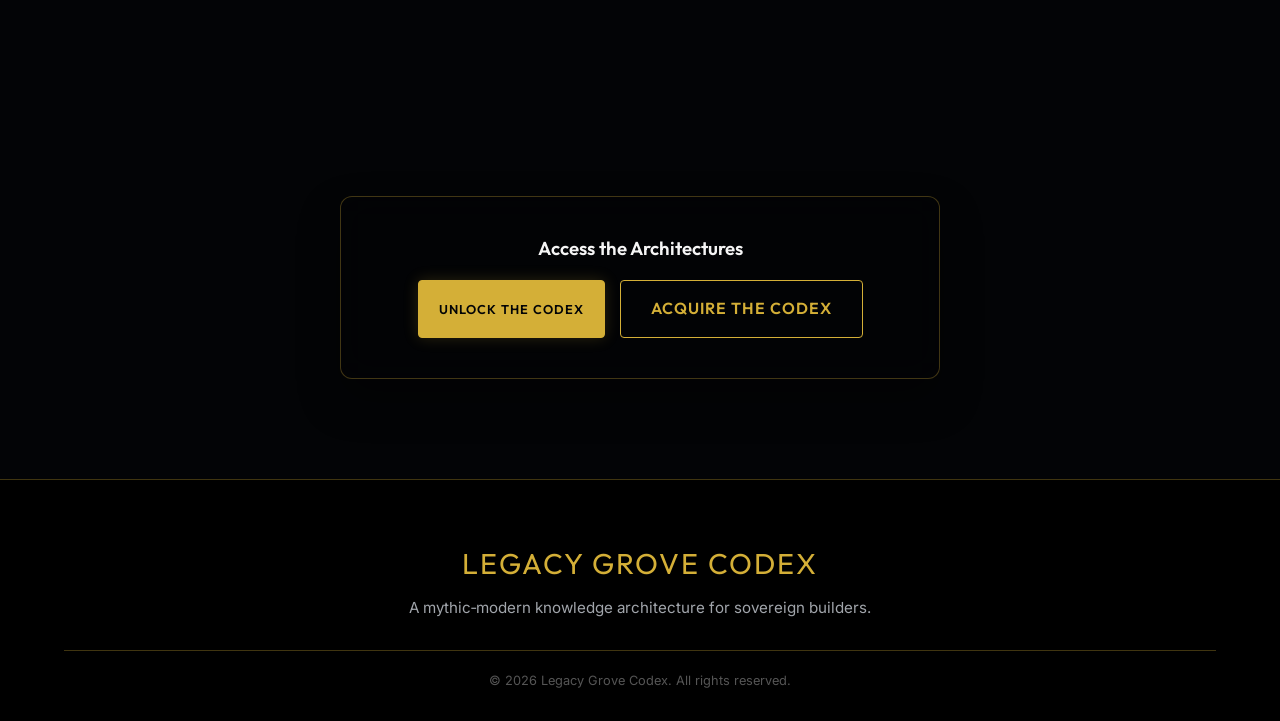
<file: systems.html>
<!DOCTYPE html>
<html lang="en">
<head>
    <meta charset="UTF-8">
    <meta name="viewport" content="width=device-width, initial-scale=1.0">
    <title>Mythic-Modern Business Architecture | Legacy Grove Codex</title>
    <meta name="description" content="Explore systems for sovereign, entangled enterprises. Fusing symbolic intelligence with operational clarity via the Binary Realm and B2A structures.">
    
    <!-- Open Graph / Facebook -->
    <meta property="og:type" content="website">
    <meta property="og:url" content="https://tashscript-blip.github.io/legacy-grove-codex/systems.html">
    <meta property="og:title" content="Mythic-Modern Business Architecture | Legacy Grove Codex">
    <meta property="og:description" content="Explore systems for sovereign, entangled enterprises. Fusing symbolic intelligence with operational clarity via the Binary Realm and B2A structures.">
    <meta property="og:image" content="https://tashscript-blip.github.io/legacy-grove-codex/assets/logo.png">

    <!-- Twitter -->
    <meta property="twitter:card" content="summary_large_image">
    <meta property="twitter:url" content="https://tashscript-blip.github.io/legacy-grove-codex/systems.html">
    <meta property="twitter:title" content="Mythic-Modern Business Architecture | Legacy Grove Codex">
    <meta property="twitter:description" content="Explore systems for sovereign, entangled enterprises. Fusing symbolic intelligence with operational clarity via the Binary Realm and B2A structures.">
    <meta property="twitter:image" content="https://tashscript-blip.github.io/legacy-grove-codex/assets/logo.png">

    <link rel="stylesheet" href="css/styles.css">
    <script src="js/main.js" defer></script>
</head>
<body>
    <header class="scrolled">
        <div class="logo">
            <img src="assets/logo.png" alt="Legacy Grove Codex Logo" style="height: 50px; width: auto; object-fit: contain;">
        </div>
        <div class="header-right">
            <nav id="desktop-nav">
                <ul>
                    <li><a href="index.html" class="nav-link">Home</a></li>
                    <li><a href="index.html#sovereign-system" class="nav-link">Codex</a></li>
                    <li><a href="book.html" class="nav-link">Book</a></li>
                    <li><a href="systems.html" class="nav-link active-link">Systems</a></li>
                    <li><a href="index.html#avatar-x" class="nav-link">Avatar X</a></li>
                    <li><a href="publishing.html" class="nav-link">Publishing</a></li>
                    <li><a href="portfolio.html" class="nav-link">Portfolio</a></li>
                    <li><a href="community.html" class="nav-link">Community</a></li>
                    <li><a href="contact.html" class="nav-link">Contact</a></li>
                </ul>
            </nav>
            <div class="hamburger" id="hamburger">
                <span></span><span></span><span></span>
            </div>
        </div>
        <div class="mobile-menu" id="mobile-menu">
            <ul>
                <li><a href="index.html" class="mobile-link">Home</a></li>
                <li><a href="index.html#sovereign-system" class="mobile-link">Codex</a></li>
                <li><a href="book.html" class="mobile-link">Book</a></li>
                <li><a href="systems.html" class="mobile-link">Systems</a></li>
                <li><a href="index.html#avatar-x" class="mobile-link">Avatar X</a></li>
            </ul>
        </div>
    </header>

    <section class="hero scroll-reveal" id="hero" data-section style="height: 80vh; justify-content: center;">
        <div class="hero-content" style="text-align: center;">
            <h1 style="color: var(--gold); font-size: 3.5rem; line-height: 1.1; margin-bottom: 20px;">
                Mythic‑Modern Business Architecture<br>
                <span style="font-size: 0.5em; color: var(--text-main); font-weight: 300;">Systems for sovereign, entangled enterprises.</span>
            </h1>
            <p style="font-size: 1.2rem; color: var(--text-muted); max-width: 600px; margin: 0 auto 40px;">
                Your business is not a machine — it is a living system. These architectures fuse symbolic intelligence with modern operational clarity, giving founders a way to build enterprises that breathe.
            </p>
        </div>
    </section>

    <section class="modules scroll-reveal" data-section>
        <div class="section-header">
            <h2>Core Frameworks</h2>
        </div>
        <div class="grid-3">
            <div class="glass-panel interactive-card" style="padding: 30px;">
                <h3 style="color: var(--gold); margin-bottom: 15px;">Binary Realm</h3>
                <p style="color: var(--text-muted); font-size: 0.95rem;">A dual‑layer operating system that reveals the hidden structure beneath your decisions.</p>
            </div>
            <div class="glass-panel interactive-card" style="padding: 30px;">
                <h3 style="color: var(--gold); margin-bottom: 15px;">B2A Systems</h3>
                <p style="color: var(--text-muted); font-size: 0.95rem;">A mythic‑modern framework for moving from Being → Action with precision and ritual.</p>
            </div>
            <div class="glass-panel interactive-card" style="padding: 30px;">
                <h3 style="color: var(--gold); margin-bottom: 15px;">Living Architecture</h3>
                <p style="color: var(--text-muted); font-size: 0.95rem;">Design principles for enterprises that evolve, adapt, and respond like organisms.</p>
            </div>
        </div>
    </section>

    <section class="modules scroll-reveal" data-section>
        <div class="section-header">
            <h2>Use Cases</h2>
        </div>
        <div class="grid-3">
            <div class="glass-panel interactive-card" style="padding: 30px; text-align: center;">
                <h3 style="color: var(--accent-neon); margin-bottom: 15px;">For Founders</h3>
                <p style="color: var(--text-muted); font-size: 0.95rem;">Clarity in chaos. Sovereign decision‑making. Ritual-grade strategy.</p>
            </div>
            <div class="glass-panel interactive-card" style="padding: 30px; text-align: center;">
                <h3 style="color: var(--accent-neon); margin-bottom: 15px;">For Creators</h3>
                <p style="color: var(--text-muted); font-size: 0.95rem;">Systems that support identity, rhythm, and creative flow.</p>
            </div>
            <div class="glass-panel interactive-card" style="padding: 30px; text-align: center;">
                <h3 style="color: var(--accent-neon); margin-bottom: 15px;">For Builders</h3>
                <p style="color: var(--text-muted); font-size: 0.95rem;">Architectures that scale without losing soul.</p>
            </div>
        </div>
    </section>

    <section class="modules scroll-reveal" data-section style="padding-bottom: 100px;">
        <div class="capture-container glass-panel" style="margin: 0 auto; padding: 40px; text-align: center; max-width: 600px;">
            <h3 style="color: var(--gold); margin-bottom: 20px;">Access the Architectures</h3>
            <div style="display: flex; gap: 15px; justify-content: center;">
                <button class="btn btn-primary portal-btn" id="unlock-btn">Unlock The Codex</button>
                <a href="book.html" class="btn">Acquire The Codex</a>
            </div>
        </div>
    </section>

    <footer>
        <div class="footer-content" style="max-width: 1200px; margin: 0 auto; text-align: center;">
            <div class="footer-brand">
                <div class="footer-logo" style="font-size: 1.8rem; margin-bottom: 10px;">LEGACY GROVE CODEX</div>
                <p style="color: var(--text-muted); font-size: 0.95rem; margin-bottom: 30px;">A mythic‑modern knowledge architecture for sovereign builders.</p>
            </div>
        </div>
        <div class="copyright" style="text-align: center; border-top: 1px solid var(--surface-border); padding-top: 20px;">
            &copy; 2026 Legacy Grove Codex. All rights reserved.
        </div>
    </footer>

    <div class="modal-overlay" id="unlock-modal">
        <div class="modal-content glass-panel" style="max-width: 500px; text-align: center;">
            <button class="modal-close" id="close-unlock">&times;</button>
            <h2 style="color: var(--gold); margin-bottom: 15px;">Unlock The Codex</h2>
            <p style="color: var(--text-muted); margin-bottom: 25px;">Enter the lineage. Receive transmissions, tools, and ceremonial upgrades.</p>
            <form onsubmit="event.preventDefault(); alert('Transmission Received. Welcome to the lineage.'); document.getElementById('unlock-modal').classList.remove('active');">
                <input type="email" placeholder="Your transmission address..." class="modal-input" required>
                <button type="submit" class="btn btn-primary" style="width: 100%;">Enter The Lineage</button>
            </form>
        </div>
    </div>
</body>
</html>
</file>
<file: css/styles.css>
@import url('https://fonts.googleapis.com/css2?family=Inter:wght@300;400;500;600&family=Outfit:wght@300;400;600;800&display=swap');

:root {
    --bg-deep: #030406;
    --bg-color: #030406;
    --surface-color: rgba(3, 4, 6, 0.7);
    --surface-border: rgba(212, 175, 55, 0.3);
    --primary-gold: #D4AF37;
    --primary-gold-dim: rgba(212, 175, 55, 0.3);
    --accent-green: #0DF1B3;
    --accent-neon: #0DF1B3;
    --accent-green-dim: rgba(13, 241, 179, 0.15);
    --text-main: #F5F5F5;
    --text-muted: #A1A5AB;
    --font-heading: 'Outfit', sans-serif;
    --font-body: 'Inter', sans-serif;
    --anim-speed: 0.3s;
}

* {
    margin: 0;
    padding: 0;
    box-sizing: border-box;
}

body {
    background-color: var(--bg-color);
    color: var(--text-main);
    font-family: var(--font-body);
    line-height: 1.6;
    overflow-x: hidden;
}

h1, h2, h3, h4, h5, h6 {
    font-family: var(--font-heading);
    font-weight: 600;
    line-height: 1.2;
}

a {
    color: var(--primary-gold);
    text-decoration: none;
    transition: color var(--anim-speed) ease;
}

a:hover {
    color: var(--accent-green);
}

.glass {
    background: var(--surface-color);
    backdrop-filter: blur(16px);
    -webkit-backdrop-filter: blur(16px);
    border: 1px solid var(--surface-border);
    border-radius: 12px;
}

/* Header */
header {
    position: fixed;
    top: 0;
    width: 100%;
    z-index: 1000;
    padding: 20px 5%;
    display: flex;
    justify-content: space-between;
    align-items: center;
    border-bottom: 1px solid transparent;
    transition: all var(--anim-speed);
}

header.scrolled {
    background: rgba(3, 4, 6, 0.85);
    backdrop-filter: blur(12px);
    border-bottom: 1px solid var(--surface-border);
    padding: 15px 5%;
}

.logo {
    font-family: var(--font-heading);
    font-size: 1.5rem;
    font-weight: 800;
    letter-spacing: 2px;
    text-transform: uppercase;
    display: flex;
    align-items: center;
    gap: 10px;
}

.logo span {
    color: var(--primary-gold);
}

nav ul {
    list-style: none;
    display: flex;
    gap: 30px;
}

nav ul li a {
    color: var(--text-main);
    font-size: 0.9rem;
    font-weight: 500;
    text-transform: uppercase;
    letter-spacing: 1px;
}

nav ul li a:hover {
    color: var(--primary-gold);
}

/* Hero Section */
.hero {
    height: 100vh;
    display: flex;
    align-items: center;
    padding: 0 5%;
    position: relative;
    background: url('../assets/hero_bg.png') no-repeat center center/cover;
}

.hero::after {
    content: '';
    position: absolute;
    top: 0; left: 0; right: 0; bottom: 0;
    background: linear-gradient(to right, #030406 30%, rgba(3, 4, 6, 0.4) 100%);
    z-index: 1;
}

.hero-content {
    position: relative;
    z-index: 2;
    max-width: 800px;
}

.hero h1 {
    font-size: 4.5rem;
    margin-bottom: 20px;
    text-transform: uppercase;
    letter-spacing: -1px;
    background: linear-gradient(90deg, #FFF, var(--primary-gold));
    -webkit-background-clip: text;
    -webkit-text-fill-color: transparent;
}

.hero p {
    font-size: 1.2rem;
    color: var(--text-muted);
    margin-bottom: 40px;
    max-width: 600px;
}

.btn {
    display: inline-block;
    padding: 15px 30px;
    border: 1px solid var(--primary-gold);
    color: var(--primary-gold);
    text-transform: uppercase;
    font-family: var(--font-heading);
    font-weight: 600;
    letter-spacing: 1px;
    border-radius: 4px;
    position: relative;
    overflow: hidden;
    cursor: pointer;
    background: transparent;
    transition: all var(--anim-speed);
}

.btn::before {
    content: '';
    position: absolute;
    top: 0; left: -100%; width: 100%; height: 100%;
    background: var(--primary-gold);
    transition: all 0.4s ease;
    z-index: -1;
}

.btn:hover {
    color: var(--bg-color);
}

.btn:hover::before {
    left: 0;
}

.btn-primary {
    background: var(--primary-gold);
    color: var(--bg-color);
}
.btn-primary::before {
    background: #FFF;
}

/* Modules Section */
.modules {
    padding: 100px 5%;
    position: relative;
}

.section-header {
    text-align: center;
    margin-bottom: 80px;
}

.section-header h2 {
    font-size: 2.5rem;
    color: var(--primary-gold);
    text-transform: uppercase;
    letter-spacing: 2px;
}

.section-header p {
    color: var(--text-muted);
    margin-top: 10px;
    font-size: 1.1rem;
}

.grid-3 {
    display: grid;
    grid-template-columns: repeat(3, 1fr);
    gap: 30px;
}

.card {
    padding: 40px 30px;
    transition: transform 0.4s ease, box-shadow 0.4s ease, border-color 0.4s ease;
    position: relative;
    overflow: hidden;
    display: flex;
    flex-direction: column;
}

.card:hover {
    transform: translateY(-10px);
    box-shadow: 0 20px 40px rgba(0, 0, 0, 0.5);
    border-color: var(--primary-gold-dim);
}

.card::before {
    content: '';
    position: absolute;
    top: 0; left: 0; width: 100%; height: 2px;
    background: linear-gradient(90deg, var(--primary-gold), transparent);
    transform: scaleX(0);
    transform-origin: left;
    transition: transform 0.4s ease;
}

.card:hover::before {
    transform: scaleX(1);
}

.card-icon {
    font-size: 2.5rem;
    color: var(--accent-green);
    margin-bottom: 25px;
}

.card h3 {
    font-size: 1.5rem;
    margin-bottom: 15px;
}

.card p {
    color: var(--text-muted);
    font-size: 0.95rem;
    flex-grow: 1;
}

.card ul {
    list-style: none;
    margin-top: 20px;
    border-top: 1px solid var(--surface-border);
    padding-top: 15px;
}

.card ul li {
    font-size: 0.85rem;
    color: var(--text-muted);
    margin-bottom: 8px;
    padding-left: 15px;
    position: relative;
}

.card ul li::before {
    content: '→';
    color: var(--primary-gold);
    position: absolute;
    left: 0;
}

/* Feature Section w/ Image */
.feature-split {
    display: flex;
    padding: 100px 5%;
    align-items: center;
    gap: 60px;
    background: linear-gradient(180deg, var(--bg-color), #0a0c10);
}

.feature-content {
    flex: 1;
}

.feature-content h2 {
    font-size: 2.5rem;
    margin-bottom: 20px;
}

.feature-content h2 span {
    color: var(--accent-green);
}

.feature-content p {
    color: var(--text-muted);
    margin-bottom: 30px;
    font-size: 1.1rem;
}

.feature-image {
    flex: 1;
    position: relative;
    border-radius: 12px;
    overflow: hidden;
    box-shadow: 0 0 50px var(--accent-green-dim);
    border: 1px solid var(--surface-border);
}

.feature-image img {
    width: 100%;
    height: auto;
    display: block;
    mix-blend-mode: lighten;
}

.checklist {
    margin-top: 30px;
}

.checklist-item {
    display: flex;
    align-items: center;
    gap: 15px;
    margin-bottom: 20px;
    background: var(--surface-color);
    padding: 15px 20px;
    border-radius: 8px;
    border: 1px solid var(--surface-border);
}

.checklist-checkbox {
    width: 24px;
    height: 24px;
    border: 2px solid var(--accent-green);
    border-radius: 4px;
    display: flex;
    justify-content: center;
    align-items: center;
    color: var(--accent-green);
}

.checklist-content h4 {
    font-size: 1.1rem;
    margin-bottom: 5px;
}

.checklist-content p {
    font-size: 0.85rem;
    color: var(--text-muted);
    margin: 0;
}

/* Footer */
footer {
    border-top: 1px solid var(--surface-border);
    padding: 60px 5% 30px;
    text-align: center;
    background: #000;
}

.footer-logo {
    font-family: var(--font-heading);
    font-size: 2rem;
    color: var(--primary-gold);
    margin-bottom: 20px;
    letter-spacing: 2px;
}

.footer-text {
    color: var(--text-muted);
    font-size: 0.9rem;
    max-width: 500px;
    margin: 0 auto 30px;
}

.copyright {
    color: #555;
    font-size: 0.8rem;
    border-top: 1px solid var(--surface-border);
    padding-top: 20px;
}

/* Animations */
@keyframes fadeIn {
    from { opacity: 0; transform: translateY(20px); }
    to { opacity: 1; transform: translateY(0); }
}

.animate {
    opacity: 0;
    transition: opacity 0.8s ease, transform 0.8s ease;
}

.fade-in {
    opacity: 1;
    transform: translateY(0);
}

/* Responsive */
html { scroll-behavior: smooth; }

/* Interactive Cards Glow */
.interactive-card { position: relative; overflow: hidden; }
.card-content { position: relative; z-index: 2; pointer-events: none; }
.card-content * { pointer-events: auto; }
.card-glow {
    position: absolute; top: 0; left: 0; width: 100%; height: 100%;
    background: radial-gradient(circle at var(--mouse-x, 50%) var(--mouse-y, 50%), rgba(212, 175, 55, 0.15) 0%, transparent 50%);
    opacity: 0; transition: opacity 0.3s; z-index: 1; pointer-events: none;
}
.interactive-card:hover .card-glow { opacity: 1; }

/* Header additions */
.header-right { display: flex; align-items: center; gap: 20px; }
.portal-btn { font-size: 0.8rem; padding: 10px 20px; text-transform: uppercase; letter-spacing: 1px; box-shadow: 0 0 15px rgba(212, 175, 55, 0.2); }
.portal-btn:hover { box-shadow: 0 0 25px rgba(13, 241, 179, 0.4); }

.hamburger { display: none; flex-direction: column; gap: 6px; cursor: pointer; z-index: 2000; padding: 10px; }
.hamburger span { width: 30px; height: 2px; background: white; transition: 0.4s ease; transform-origin: left center; }
.hamburger.active span:nth-child(1) { transform: rotate(45deg); width: 30px; }
.hamburger.active span:nth-child(2) { opacity: 0; }
.hamburger.active span:nth-child(3) { transform: rotate(-45deg); width: 30px; }

.mobile-menu {
    position: fixed; inset: 0; background: rgba(3, 4, 6, 0.98);
    backdrop-filter: blur(20px); display: flex; justify-content: center; align-items: center;
    opacity: 0; pointer-events: none; transition: 0.5s ease; z-index: 1500;
}
.mobile-menu.active { opacity: 1; pointer-events: auto; }
.mobile-menu ul { list-style: none; text-align: center; display: flex; flex-direction: column; gap: 40px; }
.mobile-menu li { transform: translateY(20px); opacity: 0; transition: 0.4s ease; }
.mobile-menu.active li { transform: translateY(0); opacity: 1; }
.mobile-menu.active li:nth-child(1) { transition-delay: 0.1s; }
.mobile-menu.active li:nth-child(2) { transition-delay: 0.2s; }
.mobile-menu.active li:nth-child(3) { transition-delay: 0.3s; }
.mobile-menu.active li:nth-child(4) { transition-delay: 0.4s; }
.mobile-menu ul a { font-size: 2rem; font-family: var(--font-heading); font-weight: 600; color: white; letter-spacing: 2px; }
.mobile-menu ul a:hover { color: var(--primary-gold); }

.nav-link.active-link { color: var(--accent-green); }

/* Tilt Image */
.tilt-container { perspective: 1000px; border-radius: 12px; }
.tilt-element { transition: transform 0.1s ease; transform-style: preserve-3d; border-radius: 12px; }

/* Modal */
.modal-overlay {
    position: fixed; inset: 0; background: rgba(0,0,0,0.85); backdrop-filter: blur(10px);
    opacity: 0; pointer-events: none; transition: 0.4s; z-index: 3000;
    display: flex; justify-content: center; align-items: center; padding: 20px;
}
.modal-overlay.active { opacity: 1; pointer-events: auto; }
.modal-content { max-width: 500px; width: 100%; padding: 50px 40px; position: relative; transform: translateY(30px); transition: 0.5s cubic-bezier(0.16, 1, 0.3, 1); }
.modal-overlay.active .modal-content { transform: translateY(0); }
.modal-close { position: absolute; top: 15px; right: 25px; background: none; border: none; font-size: 2rem; color: white; cursor: pointer; transition: 0.3s; }
.modal-close:hover { color: var(--primary-gold); transform: rotate(90deg); }
.modal-input { width: 100%; padding: 15px; margin-bottom: 20px; background: rgba(255,255,255,0.05); border: 1px solid var(--surface-border); border-radius: 6px; color: white; font-family: var(--font-body); font-size: 1rem; outline: none; transition: border-color 0.3s; }
.modal-input:focus { border-color: var(--primary-gold); }

/* Email Capture */
.email-capture { padding: 80px 5%; display: flex; justify-content: center; position: relative; z-index: 5; }
.capture-container { max-width: 700px; width: 100%; padding: 60px 40px; text-align: center; position: relative; overflow: hidden; border-radius: 15px; border: 1px solid var(--surface-border); box-shadow: 0 20px 40px rgba(0,0,0,0.4); }
.capture-container::after { content: ''; position: absolute; top:0; left:-100%; width: 50%; height: 100%; background: linear-gradient(to right, transparent, rgba(255,255,255,0.05), transparent); transform: skewX(-20deg); animation: shine 6s infinite; }
@keyframes shine { 0% { left: -100%; } 20% { left: 200%; } 100% { left: 200%; } }
.capture-container h2 { font-size: 2.5rem; color: var(--primary-gold); margin-bottom: 15px; }
.capture-container p { color: var(--text-muted); margin-bottom: 40px; font-size: 1.1rem; }
.input-group { display: flex; gap: 15px; max-width: 500px; margin: 0 auto; }
.input-group input { flex: 1; padding: 15px 20px; background: rgba(0,0,0,0.4); border: 1px solid var(--surface-border); border-radius: 6px; color: white; font-family: var(--font-body); outline: none; transition: 0.3s; font-size: 1rem; }
.input-group input:focus { border-color: var(--accent-green); box-shadow: 0 0 10px var(--accent-green-dim); }
.input-group button { padding: 15px 30px; }

/* Diagnostic Simulator & Loading Elements */
.scanning-loader {
    width: 100%;
    max-width: 300px;
    height: 6px;
    background: rgba(255, 255, 255, 0.05);
    border-radius: 3px;
    overflow: hidden;
    position: relative;
    border: 1px solid var(--surface-border);
}
.scanning-bar {
    width: 40%;
    height: 100%;
    background: linear-gradient(90deg, transparent, var(--accent-green), transparent);
    position: absolute;
    animation: scan 1.5s infinite ease-in-out;
}
@keyframes scan {
    0% { left: -40%; }
    100% { left: 100%; }
}
.score-card {
    transition: transform 0.3s ease;
    border: 1px solid var(--surface-border);
}
.score-card:hover {
    transform: translateY(-5px);
    border-color: var(--primary-gold-dim);
}

/* Responsive */
@media (max-width: 992px) {
    .grid-3 { grid-template-columns: repeat(2, 1fr); }
    .feature-split { flex-direction: column; }
    .hero h1 { font-size: 3.5rem; }
}

@media (max-width: 768px) {
    .grid-3 { grid-template-columns: 1fr; }
    .hero h1 { font-size: 2.5rem; }
    #desktop-nav { display: none; }
    .hamburger { display: flex; }
    .portal-btn { display: none; }
    .input-group { flex-direction: column; }
}

/* Glass panel */
.glass-panel {
    background: rgba(3,4,6,0.7);
    backdrop-filter: blur(16px);
    -webkit-backdrop-filter: blur(16px);
    border: 1px solid rgba(212,175,55,0.3);
    border-radius: 12px;
    transition: box-shadow 0.3s ease;
}
.glass-panel:hover {
    box-shadow: 0 0 20px rgba(212, 175, 55, 0.4);
}

/* Scroll reveals */
.scroll-reveal {
    opacity: 0;
    transform: translateY(24px);
    transition: opacity 0.8s ease, transform 0.8s ease;
}
.scroll-reveal.visible {
    opacity: 1;
    transform: translateY(0);
}
</file>
